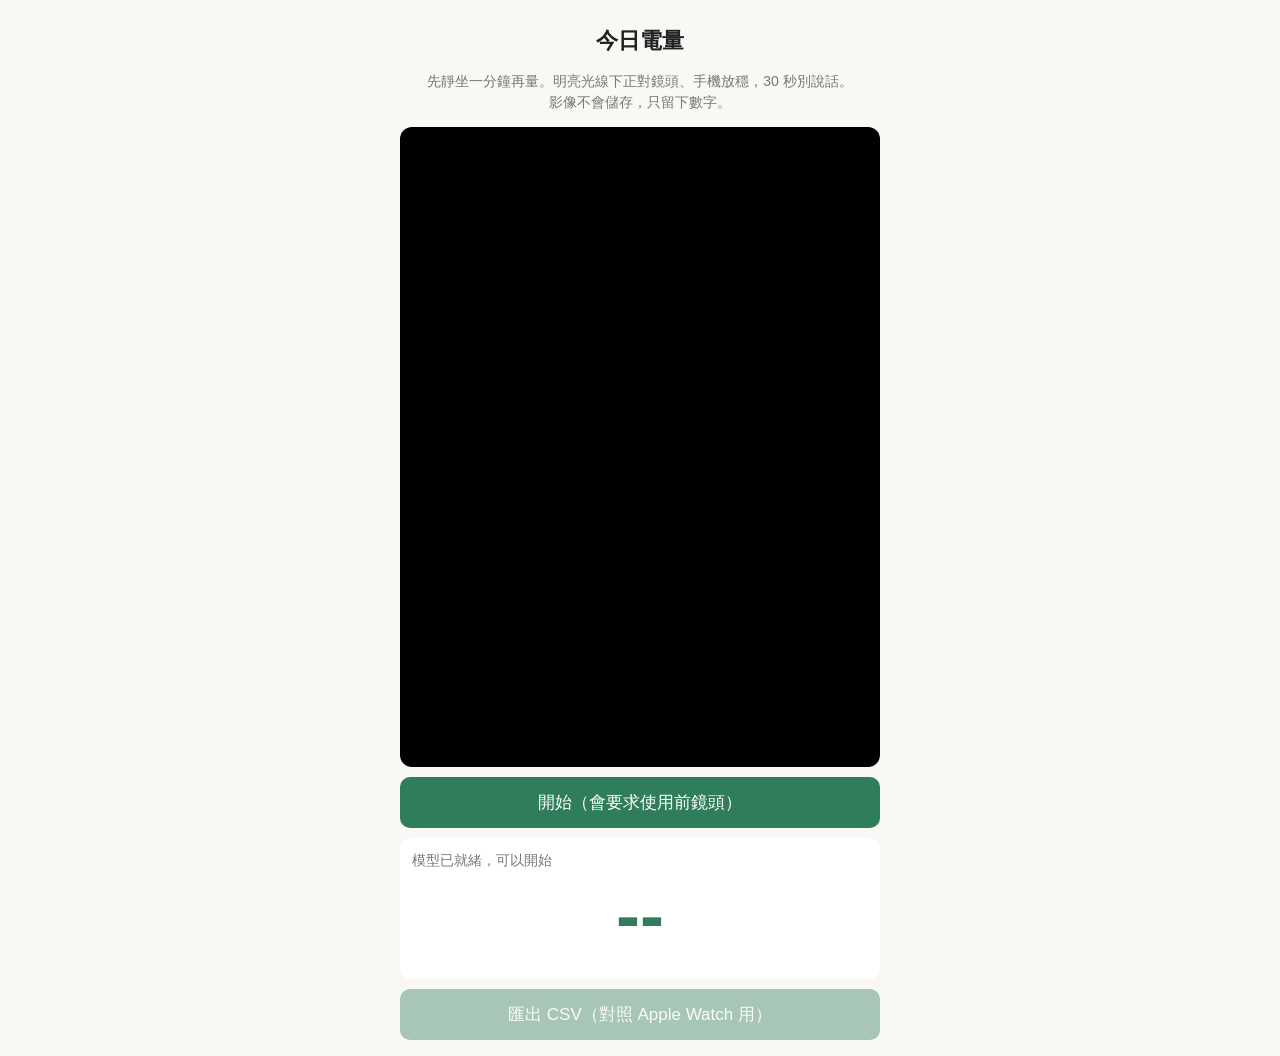
<file: index.html>
<!doctype html>
<html lang="zh-Hant">
<head>
<meta charset="utf-8">
<meta name="viewport" content="width=device-width,initial-scale=1,viewport-fit=cover">
<title>Deerly 今日電量</title>
<style>
  :root{--bg:#faf8f5;--fg:#222;--mut:#777;--ac:#2f7d5b;--card:#fff}
  @media (prefers-color-scheme:dark){:root{--bg:#161616;--fg:#eee;--mut:#999;--ac:#5cc79a;--card:#222}}
  body{margin:0;padding:16px;background:var(--bg);color:var(--fg);font:16px/1.5 -apple-system,"Noto Sans TC",sans-serif;max-width:480px;margin:auto}
  h1{font-size:22px;margin:8px 0;text-align:center}
  .box{position:relative;background:#000;border-radius:12px;overflow:hidden;aspect-ratio:3/4}
  video{width:100%;height:100%;object-fit:cover;transform:scaleX(-1)}
  #ovtxt{position:absolute;left:0;right:0;top:12px;text-align:center;color:#fff;text-shadow:0 1px 6px rgba(0,0,0,.6);pointer-events:none}
  #ovtxt .t{font-size:22px;font-weight:700;display:inline-block;padding:6px 14px;border-radius:14px;background:rgba(0,0,0,.35)}
  #ovtxt .n{font-size:64px;font-weight:700;line-height:1.1;opacity:.85}
  #qc{position:absolute;left:8px;right:8px;bottom:10px;display:flex;gap:6px;justify-content:center;pointer-events:none}
  #qc span{flex:1;max-width:140px;text-align:center;font-size:15px;font-weight:700;padding:7px 4px;border-radius:12px;color:#fff;background:rgba(0,0,0,.45);text-shadow:0 1px 4px rgba(0,0,0,.5)}
  #qc span.ok{background:rgba(31,120,80,.85)}
  #qc span.bad{background:rgba(190,110,20,.92)}
  #ov{position:absolute;inset:0;width:100%;height:100%;transform:scaleX(-1)}
  button{width:100%;padding:14px;margin:10px 0 0;font-size:17px;border:0;border-radius:10px;background:var(--ac);color:#fff}
  button:disabled{opacity:.4}
  [hidden]{display:none!important}
  button.ghost{background:none;color:var(--mut);border:1px solid var(--mut);font-size:14px;padding:8px}
  table{width:100%;border-collapse:collapse;font-size:14px}
  td,th{text-align:left;padding:3px 0}
  label{display:flex;gap:8px;align-items:flex-start;margin-top:8px}
  .card{background:var(--card);border-radius:10px;padding:12px;margin-top:10px}
  .big{font-size:40px;font-weight:700}
  .hrbox{text-align:center;padding:8px 0}
  .hrnum{font-size:72px;font-weight:700;line-height:1;color:var(--ac)}
  .hrunit{font-size:16px;color:var(--mut)}
  .watchrow{display:flex;gap:8px}.watchrow input{flex:1;min-width:0;font-size:16px;padding:8px;border:1px solid #d9d2c5;border-radius:8px}.watchrow button{width:auto;padding:8px 16px}
.cmp{font-size:17px;margin-top:8px}
  /* 14 天放鬆練習：只留「量、慢呼吸、再量」，收起保健品用的電量、手錶對照與匯出 */
  body.relaxpilot #bat,body.relaxpilot #watchTip,body.relaxpilot #csv,body.relaxpilot #relaxPilotBack{display:none!important}
  /* 底部「回主頁」一直都在，量到一半或量完都能直接回去 */
  body.relaxpilot #dock{display:block!important}body.relaxpilot{padding-bottom:110px}
  /* 放鬆練習的三步驟引導：進度條、步驟卡、全畫面呼吸圓圈 */
  body.relaxpilot h1,body.relaxpilot #relax,body.relaxpilot #relaxPilotReturn,body.relaxpilot .hrbox,body.relaxpilot #q,body.relaxpilot #cmp,body.relaxpilot #histTable,body.relaxpilot #weekly{display:none!important}
  .rpsteps{display:grid;grid-template-columns:repeat(3,minmax(0,1fr));gap:8px;margin:4px 0 10px}
  .rpsteps div i{display:block;height:6px;border-radius:3px;background:rgba(127,127,127,.25);margin-bottom:6px}
  .rpsteps div span{font-size:13px;color:var(--mut)}
  .rpsteps div.on i,.rpsteps div.done i{background:var(--ac)}
  .rpsteps div.on span{color:var(--ac);font-weight:700}.rpsteps div.done span{color:var(--ac)}
  #rpTitle{font-size:24px;margin:4px 0 12px}
  .rpcard{text-align:center;padding:22px 16px}
  .rpnext{background:var(--ac);color:#fff;border-radius:16px;padding:20px 16px;margin-top:14px;text-align:left}
  .rpnext b{display:block;font-size:24px;line-height:1.35;margin:4px 0 8px}
  .rpnext button{background:#fff;color:var(--ac);font-weight:800}
  .rpnext .rpauto{text-align:center;font-size:13px;margin-top:8px;opacity:.9}
  #rpCircle{width:200px;height:200px;border-radius:50%;background:var(--ac);color:#fff;margin:30px auto;display:flex;align-items:center;justify-content:center;font-size:40px;font-weight:800;transition:transform 4s ease-in-out}
  #rpCircle.in{transform:scale(1.3)}
  .rpcmp{display:flex;justify-content:space-around;align-items:center;margin:8px 0 14px}
  .rpcmp div{display:flex;flex-direction:column;align-items:center}.rpcmp b{font-size:56px;line-height:1.1}.rpcmp span{font-size:13px;color:var(--mut)}
  .rpdelta{display:inline-block;padding:6px 16px;border-radius:16px;background:rgba(47,125,91,.15);color:var(--ac);font-size:18px;font-weight:700}
  .bat{margin-top:14px;text-align:left}
  .batbar{display:flex;gap:6px;margin:6px 0}
  .batbar i{flex:1;height:14px;border-radius:7px;background:rgba(127,127,127,.25)}
  .batbar i.on{background:var(--ac)}
  .chips{display:flex;gap:8px;margin-top:6px}
  .chips button{margin:0;padding:8px;font-size:15px;background:none;color:var(--fg);border:1px solid var(--mut)}
  .chips button.on{background:var(--ac);color:#fff;border-color:var(--ac)}
  #breath{width:140px;height:140px;border-radius:50%;background:var(--ac);opacity:.7;margin:16px auto;transition:transform 4s ease-in-out;display:flex;align-items:center;justify-content:center;color:#fff;font-size:20px}
  #breath.in{transform:scale(1.35)}
  .mut{color:var(--mut);font-size:14px}
  pre{white-space:pre-wrap;font-size:12px;margin:0}
  body.hasdock{padding-bottom:110px}
  #dock{position:fixed;left:0;right:0;bottom:0;padding:10px 16px calc(10px + env(safe-area-inset-bottom));background:var(--bg);box-shadow:0 -2px 12px rgba(0,0,0,.15);text-align:center;z-index:5}
  #dock .mut{font-size:12px}
  #dock button{margin:6px auto 0;max-width:448px;display:block}
</style>
</head>
<body>
<h1>今日電量</h1>
<p class="mut" id="intro" style="text-align:center">先靜坐一分鐘再量。明亮光線下正對鏡頭、手機放穩，30 秒別說話。<br>影像不會儲存，只留下數字。</p>
<div id="rp" hidden><div class="rpsteps"><div id="rps1"><i></i><span>1 量放鬆前</span></div><div id="rps2"><i></i><span>2 慢呼吸</span></div><div id="rps3"><i></i><span>3 再量一次</span></div></div><h2 id="rpTitle">第 1 步：先量一次</h2></div>
<div class="box"><video id="v" playsinline muted></video><canvas id="ov"></canvas><div id="ovtxt" hidden></div><div id="qc" hidden><span id="qf"></span><span id="ql"></span><span id="qm"></span></div></div>
<button id="go">開始（會要求使用前鏡頭）</button>
<div class="card rpcard" id="rpNext" hidden>
  <div class="mut">放鬆前的心跳</div>
  <div><span class="hrnum" id="rpBefore">--</span> <span class="hrunit">次／分</span></div>
  <div class="mut">第 1 次記下了</div>
  <div class="rpnext"><span>接下來・第 2 步</span><b>跟著圓圈，慢慢呼吸 1 分鐘</b><span>吸氣 4 秒、吐氣 6 秒。手機維持在臉前方，呼吸結束會自動幫你量第二次。</span>
  <button id="rpBreathBtn">開始呼吸</button><div class="rpauto" id="rpAuto"></div></div>
</div>
<div class="card rpcard" id="rpBreath" hidden>
  <div id="rpCircle">吸氣</div>
  <div style="font-size:18px">還剩 <b id="rpLeft" style="font-size:40px;color:var(--ac)">60</b> 秒</div>
  <p>呼吸結束後，<b>會自動開始第二次量測</b>。<br>請把手機維持在臉前方。</p>
</div>
<div class="card rpcard" id="rpResult" hidden>
  <div class="rpcmp"><div><b id="rpB">--</b><span>放鬆前</span></div><span aria-hidden="true" style="font-size:28px">→</span><div><b id="rpA" style="color:var(--ac)">--</b><span>放鬆後</span></div></div>
  <div class="rpdelta" id="rpDelta"></div>
  <p id="rpNote"></p>
  <p class="mut" id="relaxPilotStatus" role="status" aria-live="polite"></p>
  <button id="rpChat">回聊天室看報告</button>
  <button id="rpAgain" class="ghost">再做一次</button>
</div>
<div class="card">
  <div id="st" class="mut">尚未開始</div>
  <div class="hrbox"><span class="hrnum" id="hr">--</span> <span class="hrunit" id="hrunit"></span></div>
  <div class="mut" id="q" style="text-align:center"></div>
  <div class="cmp" id="cmp" style="text-align:center"></div>
  <div class="bat" id="bat" hidden>
    <b>今日電量</b> <span id="batnum"></span>
    <div class="batbar"><i></i><i></i><i></i></div>
    <div class="mut" id="battxt"></div>
    <div class="mut" style="margin-top:8px">昨晚睡得如何？（會微調電量）</div>
    <div class="chips" id="sleepChips"><button data-v="good">不錯</button><button data-v="ok">普通</button><button data-v="bad">不太好</button></div>
  </div>
  <div id="watchTip" style="margin-top:10px" hidden>
    <div class="mut" style="margin-bottom:6px">電量是和你自己的平常比較；心率是這次 30 秒的平均。想知道準不準？可以對照手錶（選填，只用來驗證準確度）：</div>
    <div class="watchrow"><input id="watchIn" type="number" inputmode="numeric" min="30" max="220" placeholder="手錶顯示幾下？"> <button id="watchBtn">對照</button></div>
    <div class="mut" id="watchRes" style="margin-top:6px"></div>
  </div>
</div>
<div class="card" id="relaxPilotReturn" hidden>
  <strong>14 天放鬆練習・選用心率量測</strong>
  <button id="relaxPilotBack" class="ghost">回聊天室，繼續或略過</button>
</div>
<div class="card" id="relax" hidden>
  <b>一分鐘放鬆挑戰</b>
  <p class="mut">跟著圓圈慢慢呼吸一分鐘，然後再量一次，看看你的心率有沒有降下來。</p>
  <div id="breath"></div>
  <div id="relaxRes" class="cmp" style="text-align:center"></div>
  <button id="relaxBtn">開始一分鐘慢呼吸</button>
</div>
<button id="csv" disabled>匯出 CSV（對照 Apple Watch 用）</button>
<div class="card" id="consent" hidden>
  <b>儲存量測紀錄前，請先閱讀並同意</b>
  <p class="mut">（測試版說明，正式上線前會由專業人士審閱後更新）<br>
  我們只會儲存每次量測的「時間、心率、訊號品質」等數字，用來顯示你的每週趨勢。不會儲存你的臉部影像，影像只在你的手機上運算。這些數字不是醫療診斷。你隨時可以在本頁刪除自己的全部資料。</p>
  <label><input type="checkbox" id="agree"> 我已閱讀並同意以上說明</label>
  <button id="consentBtn" disabled>同意並開始儲存</button>
</div>
<div class="card" id="hist" hidden>
  <b>我的紀錄</b>
  <div class="mut" id="weekly"></div>
  <table id="histTable"></table>
  <button id="del" class="ghost">刪除我的所有資料</button>
</div>
<div class="card" id="envcard" hidden><div class="mut">環境資訊（回報問題時請截圖）</div><pre id="env"></pre><pre id="env3"></pre><pre id="env2"></pre></div>
<div id="dock" hidden>
  <div class="mut">心率只是讓你認識自己，組合由問卷回答決定</div>
  <button id="ctaBtn">下一步：2 分鐘問卷，整理你的每日組合 ›</button>
  <button id="chatBtn" class="ghost" hidden>回聊天室</button>
</div>
<script src="https://static.line-scdn.net/liff/edge/2/sdk.js"></script>
<script>if (/[?&]debug=1/.test(location.search)) document.getElementById('envcard').hidden = false;</script>
<script type="module">
// 訊號處理：依公開論文公式自行實作，無第三方程式碼。
const FS = 30; // 重新取樣頻率（Hz）

// 把不等間隔的取樣（t 單位：秒）線性內插成固定 FS
function resample(t, ch, fs = FS) {
  const n = Math.floor((t[t.length - 1] - t[0]) * fs);
  const out = [new Float64Array(n), new Float64Array(n), new Float64Array(n)];
  let j = 0;
  for (let i = 0; i < n; i++) {
    const x = t[0] + i / fs;
    while (j < t.length - 2 && t[j + 1] < x) j++;
    const a = (x - t[j]) / (t[j + 1] - t[j] || 1);
    for (let c = 0; c < 3; c++) out[c][i] = ch[c][j] * (1 - a) + ch[c][j + 1] * a;
  }
  return out;
}

const mean = a => a.reduce((s, v) => s + v, 0) / a.length;
const std = a => { const m = mean(a); return Math.sqrt(a.reduce((s, v) => s + (v - m) ** 2, 0) / a.length); };

// POS：滑動視窗 1.6 秒，重疊相加
function pos(rgb, fs = FS) {
  const n = rgb[0].length, L = Math.round(1.6 * fs);
  const H = new Float64Array(n);
  for (let s = 0; s + L <= n; s++) {
    const seg = rgb.map(c => Array.from(c.subarray(s, s + L)));
    const cn = seg.map(c => { const m = mean(c) || 1; return c.map(v => v / m); });
    const s1 = cn[1].map((g, i) => g - cn[2][i]);
    const s2 = cn[1].map((g, i) => -2 * cn[0][i] + g + cn[2][i]);
    const a = std(s1) / (std(s2) || 1);
    const h = s1.map((v, i) => v + a * s2[i]);
    const m = mean(h);
    for (let i = 0; i < L; i++) H[s + i] += h[i] - m;
  }
  return H;
}

// 去除緩慢趨勢（移動平均相減，約 1 秒）
function detrend(x, fs = FS) {
  const w = Math.round(fs), out = new Float64Array(x.length);
  for (let i = 0; i < x.length; i++) {
    let s = 0, c = 0;
    for (let k = Math.max(0, i - w); k <= Math.min(x.length - 1, i + w); k++) { s += x[k]; c++; }
    out[i] = x[i] - s / c;
  }
  return out;
}

// 漢寧視窗 + 補零 DFT，只掃 0.7–3.5 Hz（42–210 bpm）；回傳心率與訊號品質
function estimateHR(x, fs = FS) {
  const n = x.length, N = 4096;
  const w = x.map((v, i) => v * (0.5 - 0.5 * Math.cos(2 * Math.PI * i / (n - 1))));
  const f0 = 0.7, f1 = 3.5, df = fs / N;
  const k0 = Math.ceil(f0 / df), k1 = Math.floor(f1 / df);
  const P = new Float64Array(k1 + 1);
  for (let k = k0; k <= k1; k++) {
    let re = 0, im = 0; const ph = 2 * Math.PI * k / N;
    for (let i = 0; i < n; i++) { re += w[i] * Math.cos(ph * i); im -= w[i] * Math.sin(ph * i); }
    P[k] = re * re + im * im;
  }
  let kp = k0; for (let k = k0; k <= k1; k++) if (P[k] > P[kp]) kp = k;
  let total = 0, sig = 0;
  for (let k = k0; k <= k1; k++) {
    total += P[k];
    const f = k * df, fp = kp * df;
    if (Math.abs(f - fp) < 0.12 || Math.abs(f - 2 * fp) < 0.12) sig += P[k];
  }
  const snr = sig / ((total - sig) || 1e-12);
  return { bpm: kp * df * 60, snr, quality: sig / (total || 1) };
}

function analyze(t, ch, fs = FS) {
  const r = resample(t, ch, fs);
  return estimateHR(detrend(pos(r, fs), fs), fs);
}

import { relaxFlowFromSearch, notifyRelaxScan } from './pilot/relax-liff.js?v=20261026';
import { FilesetResolver, FaceLandmarker } from './vendor/vision_bundle.mjs';

const $ = id => document.getElementById(id);
const DUR = 30;
// 額頭與雙頰的臉部特徵點編號（MediaPipe 468 點網格）
const REGIONS = [
  [10,67,69,104,108,151,337,299,297,338],
  [50,101,118,117,123,187],
  [280,330,347,346,352,411],
];
$('env').textContent = 'UA: ' + navigator.userAgent + '\nLINE 內建: ' + /Line\//i.test(navigator.userAgent) +
  '\ngetUserMedia: ' + !!(navigator.mediaDevices && navigator.mediaDevices.getUserMedia);


let landmarker, rows = [], lastResult = null, onScanDone = async () => {}, stageText = '', camInfo = '';
const v = $('v'), ov = $('ov'), octx = ov.getContext('2d');
const grab = document.createElement('canvas'); const gctx = grab.getContext('2d', { willReadFrequently: true });

const BASE = './vendor';
const MODEL = './vendor/face_landmarker.task';
const renderDyn = () => { $('env3').textContent = '階段: ' + stageText + (camInfo ? '\n鏡頭: ' + camInfo : ''); };
const stage = s => { if (document.body.classList.contains('relaxpilot') && !/失敗/.test(s)) s = /就緒，可以開始/.test(s) ? '準備好了，可以開始' : /模型|WASM|偵測器/.test(s) ? '準備中…' : s; $('st').textContent = s; stageText = s; renderDyn(); };
const withTimeout = (p, ms, name) => Promise.race([p, new Promise((_, rej) => setTimeout(() => rej(new Error(name + ' 逾時（' + ms / 1000 + ' 秒）')), ms))]);

async function fetchModel() {
  const res = await fetch(MODEL);
  if (!res.ok) throw new Error('模型下載失敗 HTTP ' + res.status);
  const total = +res.headers.get('content-length') || 3758596, reader = res.body.getReader(); const chunks = []; let got = 0;
  for (;;) {
    const { done, value } = await reader.read(); if (done) break;
    chunks.push(value); got += value.length; stage('下載模型 ' + Math.round(got / total * 100) + '%');
  }
  const buf = new Uint8Array(got); let o = 0; for (const c of chunks) { buf.set(c, o); o += c.length; }
  return buf;
}

async function init() {
  stage('1/3 下載臉部偵測模型…');
  const model = await withTimeout(fetchModel(), 60000, '下載模型');
  stage('2/3 載入 WASM 執行環境…');
  const fs = await withTimeout(FilesetResolver.forVisionTasks(BASE + '/wasm'), 30000, '載入 WASM');
  stage('3/3 建立偵測器…');
  const opts = d => ({ baseOptions: { modelAssetBuffer: model, delegate: d }, runningMode: 'VIDEO', numFaces: 1 });
  try { landmarker = await withTimeout(FaceLandmarker.createFromOptions(fs, opts('CPU')), 30000, '建立偵測器'); }
  catch (e) { stage('CPU 失敗（' + e.message + '），改試 GPU…'); landmarker = await withTimeout(FaceLandmarker.createFromOptions(fs, opts('GPU')), 30000, '建立偵測器(GPU)'); }
}

function roiMean(lm, idx) {
  const W = grab.width, H = grab.height;
  let x0 = 1, y0 = 1, x1 = 0, y1 = 0;
  for (const i of idx) { const p = lm[i]; x0 = Math.min(x0, p.x); y0 = Math.min(y0, p.y); x1 = Math.max(x1, p.x); y1 = Math.max(y1, p.y); }
  const x = Math.max(0, Math.floor(x0 * W)), y = Math.max(0, Math.floor(y0 * H));
  const w = Math.min(W - x, Math.ceil((x1 - x0) * W)), h = Math.min(H - y, Math.ceil((y1 - y0) * H));
  if (w < 4 || h < 4) return null;
  const d = gctx.getImageData(x, y, w, h).data; let r = 0, g = 0, b = 0, n = 0;
  for (let i = 0; i < d.length; i += 4) { r += d[i]; g += d[i + 1]; b += d[i + 2]; n++; }
  return { m: [r / n, g / n, b / n], box: [x, y, w, h] };
}

// 量測中的畫面：柔和的臉型輪廓，加上額頭與雙頰隨時間起伏的光暈，讓人知道正在量，但不顯示取樣方式
const FACE_OVAL = [10,338,297,332,284,251,389,356,454,323,361,288,397,365,379,378,400,377,152,148,176,149,150,136,172,58,132,93,234,127,162,21,54,103,67,109];
function drawFaceGuide(lm, parts, now) {
  const W = ov.width, H = ov.height;
  octx.beginPath();
  FACE_OVAL.forEach((i, k) => { const x = lm[i].x * W, y = lm[i].y * H; k ? octx.lineTo(x, y) : octx.moveTo(x, y); });
  octx.closePath();
  octx.strokeStyle = 'rgba(255,255,255,0.55)'; octx.lineWidth = 3; octx.setLineDash([2, 10]); octx.lineCap = 'round'; octx.stroke(); octx.setLineDash([]);
  const pulse = 0.22 + 0.12 * Math.sin(now / 420);
  for (const p of parts) {
    const [x, y, w, h] = p.box, cx = x + w / 2, cy = y + h / 2, r = Math.max(w, h) * 0.9;
    const g = octx.createRadialGradient(cx, cy, 0, cx, cy, r);
    g.addColorStop(0, 'rgba(255,222,170,' + pulse.toFixed(3) + ')'); g.addColorStop(1, 'rgba(255,222,170,0)');
    octx.fillStyle = g; octx.beginPath(); octx.arc(cx, cy, r, 0, Math.PI * 2); octx.fill();
  }
}

// 疊在鏡頭畫面上方的大字提示；title 為空就隱藏
function overlay(title, big) {
  const o = $('ovtxt');
  o.hidden = !title;
  o.replaceChildren();
  if (!title) return;
  const t = document.createElement('div'); t.className = 't'; t.textContent = title; o.append(t);
  if (big != null) { const n = document.createElement('div'); n.className = 'n'; n.textContent = big; o.append(n); }
}
// 鏡頭畫面下方的即時品質提示：臉部、光線、穩定。回傳最需要先處理的一句話（都沒問題回傳空字串）
let prevNose = null, moveEma = 0;
function liveQuality(lm, rgb) {
  const faceW = Math.abs(lm[454].x - lm[234].x), cx = (lm[454].x + lm[234].x) / 2;
  const nose = lm[1];
  if (prevNose) { const d = Math.hypot(nose.x - prevNose.x, nose.y - prevNose.y) / Math.max(faceW, 0.05); moveEma = moveEma * 0.9 + d * 0.1; }
  prevNose = { x: nose.x, y: nose.y };
  const Y = 0.299 * rgb[0] + 0.587 * rgb[1] + 0.114 * rgb[2];
  const face = faceW < 0.28 ? ['靠近一點', 0] : faceW > 0.8 ? ['退後一點', 0] : Math.abs(cx - 0.5) > 0.2 ? ['臉移到中間', 0] : ['臉部 ✓', 1];
  const light = Y < 60 ? ['太暗', 0] : Y > 235 ? ['太亮', 0] : ['光線 ✓', 1];
  const move = moveEma > 0.010 ? ['請別動', 0] : ['穩定 ✓', 1];
  [['qf', face], ['ql', light], ['qm', move]].forEach(([id, [t, ok]]) => { const e = $(id); e.textContent = t; e.className = ok ? 'ok' : 'bad'; });
  return !face[1] ? (faceW < 0.28 ? '請靠近鏡頭一點' : faceW > 0.8 ? '請離鏡頭遠一點' : '請把臉移到畫面中間')
    : !light[1] ? (Y < 60 ? '光線太暗，請面向光源' : '光線太亮，請避開直射光')
    : !move[1] ? '請保持不動，不要說話' : '';
}
const QMIN = 0.35;   // 低於此品質不顯示數字
const BASEQ = 0.55;  // 算「平常心率」只用訊號良好的量測
function show(r, final) {
  if (!final) { $('hr').textContent = '…'; $('hrunit').textContent = ''; $('q').textContent = '量測中，完成後顯示結果（訊號品質 ' + (r.quality > .55 ? '良好' : r.quality > QMIN ? '普通' : '偏弱') + '）'; return; }
  if (r.quality < QMIN) {
    $('hr').textContent = '--'; $('hrunit').textContent = '';
    $('q').textContent = '這次訊號不夠穩，沒有顯示數字。請在更亮、均勻的光線下，手機放穩再量一次。';
    return;
  }
  $('hr').textContent = Math.round(r.bpm); $('hrunit').textContent = '次／分';
  $('q').textContent = '訊號品質：' + (r.quality > .55 ? '良好' : '普通，建議重測');
}

// ===== 跟自己比、今日電量 =====
function baselineOf(scans) {
  const cutoff = Date.now() - 28 * 864e5;
  const ok = (scans || []).filter(s => s.quality >= BASEQ && new Date(s.scanned_at).getTime() >= cutoff);
  return ok.length >= 3 ? median(ok.map(s => s.bpm)) : null;
}
let sleepAdj = 0, curBase = null;
function batteryOf(bpm, base) { return Math.max(5, Math.min(100, Math.round(70 - 4 * (bpm - base) + sleepAdj))); }
function renderCompare(r) {
  $('cmp').textContent = ''; $('bat').hidden = true;
  if (r.quality < QMIN) return;
  $('watchTip').hidden = false; $('watchRes').textContent = ''; $('watchIn').value = '';
  if (curBase === null) { $('cmp').textContent = '再量幾次（累積 3 次訊號良好的量測），就能比較你的平常心率，並解鎖「今日電量」。'; return; }
  const d = Math.round(r.bpm - curBase);
  $('cmp').textContent = d === 0 ? '和你平常差不多（平常約 ' + Math.round(curBase) + '）' : '比你平常' + (d > 0 ? '高' : '低') + ' ' + Math.abs(d) + ' 下（平常約 ' + Math.round(curBase) + '）';
  const b = batteryOf(r.bpm, curBase);
  $('bat').hidden = false;
  const lv = b >= 80 ? 3 : b >= 55 ? 2 : 1;   // 只顯示三格，不顯示分數
  $('batnum').textContent = ['偏低', '正常', '充足'][lv - 1];
  document.querySelectorAll('#bat .batbar i').forEach((x, i) => x.classList.toggle('on', i < lv));
  $('battxt').textContent = (lv === 3 ? '電力充足。' : lv === 2 ? '電力正常。' : '電力偏低，今天可以早點休息。') + '這是和你自己平常比較的參考，不是醫療判斷。';
}
document.querySelectorAll('#sleepChips button').forEach(btn => btn.onclick = () => {
  sleepAdj = { good: 8, ok: 0, bad: -8 }[btn.dataset.v];
  document.querySelectorAll('#sleepChips button').forEach(x => x.classList.toggle('on', x === btn));
  if (lastResult) renderCompare(lastResult);
});

function series(from = 0) {
  const s = rows.slice(from);
  return { t: s.map(r => r.t), ch: [0, 1, 2].map(c => s.map(r => r.rgb[c])) };
}

let relaxMode = false, beforeRes = null;
async function run() {
  document.querySelector('.box').hidden = false; $('intro').hidden = false; $('dock').hidden = true; document.body.classList.remove('hasdock'); window.scrollTo(0, 0);
  $('go').disabled = true; $('csv').disabled = true; rows = []; lastResult = null; $('hr').textContent = '--'; $('hrunit').textContent = ''; $('cmp').textContent = ''; $('bat').hidden = true;
  try {
    stage('等待模型載入完成…'); overlay('準備中…'); await ready; stage('模型就緒，啟動鏡頭…'); overlay('啟動鏡頭…');
    const stream = await navigator.mediaDevices.getUserMedia({ video: { facingMode: 'user', width: { ideal: 640 }, height: { ideal: 480 }, frameRate: { ideal: 30 } }, audio: false });
    v.srcObject = stream; await v.play();
    grab.width = v.videoWidth; grab.height = v.videoHeight; ov.width = v.videoWidth; ov.height = v.videoHeight;
    const trk = stream.getVideoTracks()[0]; const set = trk.getSettings();
    camInfo = set.width + 'x' + set.height + ' @' + (set.frameRate || '?') + 'fps'; renderDyn();
    let t0 = null, lastShown = 0, noFace = 0, lq = ''; prevNose = null; moveEma = 0; $('qc').hidden = false; $('qf').textContent = '找不到臉'; $('qf').className = 'bad'; $('ql').textContent = '光線'; $('ql').className = ''; $('qm').textContent = '穩定'; $('qm').className = '';
    await new Promise(done => {
      const tick = (now) => {
        gctx.drawImage(v, 0, 0, grab.width, grab.height);
        const res = landmarker.detectForVideo(v, now);
        octx.clearRect(0, 0, ov.width, ov.height);
        if (res.faceLandmarks.length) {
          const lm = res.faceLandmarks[0]; const parts = REGIONS.map(r => roiMean(lm, r));
          if (parts.every(Boolean)) {
            if (t0 === null) t0 = now;
            const rgb = [0, 1, 2].map(c => parts.reduce((s, p) => s + p.m[c], 0) / parts.length);
            rows.push({ t: (now - t0) / 1000, rgb });
            lq = liveQuality(lm, rgb);
            drawFaceGuide(lm, parts, now);
          }
          noFace = 0;
        } else { noFace++; if (noFace > 5) { $('qf').textContent = '找不到臉'; $('qf').className = 'bad'; } }
        const el = t0 === null ? 0 : (now - t0) / 1000;
        $('st').textContent = noFace > 15 ? '找不到臉，請對準鏡頭' : '量測中… ' + Math.min(DUR, Math.round(el)) + ' / ' + DUR + ' 秒';
        if (noFace > 15) overlay('找不到臉，請對準鏡頭');
        else if (t0 === null) overlay('請把臉放進畫面');
        else if (lq) overlay(lq, Math.max(0, DUR - Math.floor(el)));
        else overlay('量測中，請保持不動', Math.max(0, DUR - Math.floor(el)));
        if (el > 12 && el - lastShown > 2 && rows.length > 200) { lastShown = el; const s = series(Math.max(0, rows.findIndex(r => r.t > el - 15))); show(analyze(s.t, s.ch), false); }
        if (el >= DUR) return done();
        v.requestVideoFrameCallback ? v.requestVideoFrameCallback(tick) : requestAnimationFrame(tick);
      };
      v.requestVideoFrameCallback ? v.requestVideoFrameCallback(tick) : requestAnimationFrame(tick);
    });
    stream.getTracks().forEach(t => t.stop()); $('qc').hidden = true; octx.clearRect(0, 0, ov.width, ov.height); overlay(rows.length < 300 ? '有效畫面太少，請重測' : '量測完成'); setTimeout(() => overlay(''), 2500);
    if (rows.length < 300) { $('st').textContent = '有效畫面太少（' + rows.length + ' 幀），請重測'; }
    else {
      const s = series(); lastResult = analyze(s.t, s.ch); show(lastResult, true);
      const fps = rows.length / rows[rows.length - 1].t;
      $('st').textContent = '完成（' + rows.length + ' 幀，平均 ' + fps.toFixed(1) + ' fps）';
      $('csv').disabled = false;
      if (relaxMode) relaxDone(lastResult); else { curBase = baselineOf(cloud.scans); renderCompare(lastResult); offerRelax(lastResult); onScanDone(); }
    }
  } catch (e) { $('qc').hidden = true; $('st').textContent = '失敗：' + e.name + ' ' + e.message; overlay('失敗：' + e.name); }
  $('go').disabled = false; $('go').textContent = '重新量測';
}

// ===== 一分鐘放鬆挑戰（放鬆後的量測不儲存、不計入平常心率）=====
function offerRelax(r) {
  if (relaxPilotFlow) return pilotAfterFirst(r);
  $('relax').hidden = r.quality < QMIN;
  const ok = r.quality >= QMIN && cloud.on;
  $('dock').hidden = !ok; document.body.classList.toggle('hasdock', ok);
  // 量完把鏡頭畫面和說明收起來，結果直接頂到最上面
  if (r.quality >= QMIN) { document.querySelector('.box').hidden = true; $('intro').hidden = true; window.scrollTo(0, 0); }
  $('relaxRes').textContent = ''; $('relaxBtn').hidden = false; $('relaxBtn').disabled = false; $('breath').textContent = '';
  beforeRes = r;
}
$('relaxBtn').onclick = async () => {
  $('relaxBtn').disabled = true; $('go').disabled = true;
  const b = $('breath'); let left = 60, phase = 0;
  const tick = () => { b.classList.toggle('in', phase % 10 < 4); b.textContent = phase % 10 < 4 ? '吸' : '吐'; phase++; };
  tick(); const iv = setInterval(tick, 1000);
  $('relaxRes').textContent = '慢慢吸氣 4 秒、吐氣 6 秒，剩 ' + left + ' 秒';
  await new Promise(done => { const c = setInterval(() => { left--; $('relaxRes').textContent = '慢慢吸氣 4 秒、吐氣 6 秒，剩 ' + left + ' 秒'; if (left <= 0) { clearInterval(c); done(); } }, 1000); });
  clearInterval(iv); b.classList.remove('in'); b.textContent = '';
  $('relaxRes').textContent = '接著請正常呼吸，再量一次…';
  relaxMode = true; await run(); relaxMode = false;
};
function relaxDone(r) {
  if (relaxPilotFlow) return pilotAfterSecond(r);
  document.querySelector('.box').hidden = true; $('intro').hidden = true;
  if (cloud.on) { $('dock').hidden = false; document.body.classList.add('hasdock'); }
  $('hr').textContent = Math.round(beforeRes.bpm); $('hrunit').textContent = '次／分'; $('q').textContent = '上方是放鬆前的結果';
  $('relaxBtn').hidden = true;
  if (r.quality < QMIN) { $('relaxRes').textContent = '放鬆後這次訊號不夠穩，沒辦法比較。可以再試一次。'; $('relaxBtn').hidden = false; $('relaxBtn').disabled = false; return; }
  const d = Math.round(beforeRes.bpm - r.bpm);
  $('relaxRes').textContent = '放鬆前 ' + Math.round(beforeRes.bpm) + ' → 放鬆後 ' + Math.round(r.bpm) + '（' + (d > 0 ? '慢了 ' + d + ' 下' : d < 0 ? '快了 ' + (-d) + ' 下' : '差不多') + '）。單次差異也可能來自量測誤差。';
}

// 一開頁就先載入模型，使用者讀說明的時間就不浪費
const ready = init().catch(e => { stage('模型載入失敗：' + e.message + '（請重新整理）'); throw e; });
ready.then(() => { stage('模型已就緒，可以開始'); }).catch(() => {});
$('go').onclick = run;
$('csv').onclick = () => {
  const head = '# bpm=' + (lastResult ? lastResult.bpm.toFixed(1) : '') + ',quality=' + (lastResult ? lastResult.quality.toFixed(2) : '') + ',ua=' + JSON.stringify(navigator.userAgent) + '\nt_sec,R,G,B\n';
  const body = rows.map(r => r.t.toFixed(4) + ',' + r.rgb.map(x => x.toFixed(3)).join(',')).join('\n');
  const a = document.createElement('a');
  a.href = URL.createObjectURL(new Blob([head + body], { type: 'text/csv' }));
  a.download = 'scan_' + new Date().toISOString().replace(/[:.]/g, '-') + '.csv'; a.click();
};

// ===== LINE 登入與雲端儲存（只送「時間、心率、品質」等數字，不送影像）=====
const relaxPilotFlow = relaxFlowFromSearch(location.search);
let relaxSaved = null, relaxNotified = false;
// ===== 14 天放鬆練習：量 → 慢呼吸 1 分鐘 → 再量，一步一步帶著做 =====
let pilotFirst = null, pilotPending = false, pilotTimer = null, pilotBreathing = false, pilotGotSecond = false;
const pause = ms => new Promise(r => setTimeout(r, ms));
function pilotStep(n, title) {
  [1, 2, 3].forEach(i => { $('rps' + i).className = i < n ? 'done' : i === n ? 'on' : ''; });
  $('rpTitle').textContent = title;
}
function pilotAfterFirst(r) {
  if (r.quality < QMIN) { $('go').textContent = '再量一次'; return; } // show() already explains what to fix
  pilotFirst = r; $('go').hidden = true;
  document.querySelector('.box').hidden = true; $('intro').hidden = true; window.scrollTo(0, 0);
  $('rpBefore').textContent = Math.round(r.bpm); $('rpNext').hidden = false; pilotStep(2, '第 1 步完成');
  if (cloud.on && !cloud.consented) {
    pilotPending = true; $('rpBreathBtn').disabled = true;
    $('rpAuto').textContent = '請先在下方同意保存數字，才能把對比結果帶回聊天室。';
    return;
  }
  pilotCountdown();
}
function pilotCountdown() {
  pilotPending = false; $('rpBreathBtn').disabled = false;
  let n = 5; $('rpAuto').textContent = n + ' 秒後自動開始';
  clearInterval(pilotTimer);
  pilotTimer = setInterval(() => { n--; if (n <= 0) { clearInterval(pilotTimer); pilotBreath(); } else $('rpAuto').textContent = n + ' 秒後自動開始'; }, 1000);
}
async function pilotBreath() {
  if (pilotBreathing) return; pilotBreathing = true;
  $('rpNext').hidden = true; $('rpBreath').hidden = false; pilotStep(2, '第 2 步：慢慢呼吸'); window.scrollTo(0, 0);
  const c = $('rpCircle'); let left = 60, phase = 0;
  const tick = () => { const inhale = phase % 10 < 4; c.classList.toggle('in', inhale); c.textContent = inhale ? '吸氣' : '吐氣'; phase++; };
  tick(); const iv = setInterval(tick, 1000); $('rpLeft').textContent = left;
  while (left > 0) { await pause(1000); left--; $('rpLeft').textContent = left; }
  clearInterval(iv); pilotBreathing = false; $('rpBreath').hidden = true;
  await pilotSecond();
}
async function pilotSecond() {
  pilotStep(3, '第 3 步：再量一次'); $('rpResult').hidden = true; pilotGotSecond = false;
  document.querySelector('.box').hidden = false; window.scrollTo(0, 0);
  for (let n = 3; n > 0; n--) { overlay('準備第二次量測，臉對準畫面', n); await pause(1000); }
  overlay(''); relaxMode = true; await run(); relaxMode = false;
  if (!pilotGotSecond) pilotAfterSecond(null); // too few frames or camera error
}
function pilotAfterSecond(r) {
  pilotGotSecond = true;
  document.querySelector('.box').hidden = true; $('intro').hidden = true; $('rpResult').hidden = false; window.scrollTo(0, 0);
  $('rpB').textContent = Math.round(pilotFirst.bpm);
  if (!r || r.quality < QMIN) {
    pilotStep(3, '第二次沒量清楚');
    $('rpA').textContent = '--'; $('rpDelta').textContent = '還差一步';
    $('rpNote').textContent = '第二次訊號不夠穩，沒辦法比較。可以再量一次，或帶著第一次的結果回聊天室。';
    $('rpAgain').textContent = '再量第二次'; $('rpAgain').onclick = pilotSecond; $('rpChat').textContent = '先回聊天室';
    return;
  }
  [1, 2, 3].forEach(i => { $('rps' + i).className = 'done'; }); $('rpTitle').textContent = '完成！這一分鐘的你';
  const b = Math.round(pilotFirst.bpm), a = Math.round(r.bpm), d = b - a;
  $('rpA').textContent = a;
  $('rpDelta').textContent = d >= 3 ? '慢了 ' + d + ' 下' : d <= -3 ? '快了 ' + (-d) + ' 下' : '差不多';
  $('rpNote').textContent = d >= 3 ? '慢慢呼吸時，心跳跟著放緩是很常見的反應。' : d <= -3 ? '可能剛好說話或換了姿勢，下次先靜坐一下再量。' : '變化不大很常見，多練幾天，身體會慢慢熟悉這個節奏。';
  $('rpAgain').textContent = '再做一次'; $('rpAgain').onclick = () => location.reload(); $('rpChat').textContent = '回聊天室看報告';
  onScanDone(); // keeps the after-breathing reading and tells the chat
}
async function relaxPilotNotify(quality) {
  if (relaxNotified) return;
  relaxNotified = true;
  $('relaxPilotStatus').textContent = await notifyRelaxScan({flow:relaxPilotFlow,saved:true,quality,liffClient:liff});
}
if (relaxPilotFlow) {
  document.body.classList.add('relaxpilot'); document.title = '放鬆前後，看看心跳';
  document.querySelector('h1').textContent = '放鬆前後，看看心跳';
  $('intro').innerHTML = '約 2 分鐘：先量一次、跟著圓圈呼吸 1 分鐘、再量一次。<br>明亮光線下正對鏡頭、手機放穩，量的時候別說話。影像不會儲存。';
  $('go').textContent = '開始第 1 步：先量一次（30 秒）';
  $('rp').hidden = false; pilotStep(1, '第 1 步：先量一次');
  document.querySelector('#relax b').textContent = '第 2 步：一分鐘慢呼吸';
  document.querySelector('#relax p').textContent = '跟著圓圈吸氣 4 秒、吐氣 6 秒。結束後會自動再量一次，比較放鬆前後的心跳。';
  document.querySelector('#relaxPilotReturn strong').textContent = '量完會把結果帶回聊天室';
  $('relaxPilotStatus').textContent = '不想量或量不到也沒關係，可以直接回聊天室看計畫。';
  $('relaxPilotBack').textContent = '回聊天室';
  document.querySelector('#dock .mut').textContent = '量好的結果會自動帶回聊天室';
  $('ctaBtn').textContent = '回到 Deerly 主頁';
  $('chatBtn').hidden = true;
  $('rpBreathBtn').onclick = () => { clearInterval(pilotTimer); pilotBreath(); };
  $('rpAgain').onclick = () => location.reload();
  $('ctaBtn').onclick = $('rpChat').onclick = $('relaxPilotBack').onclick = async () => {
    // Leaving after only the first reading still brings that reading back to the chat.
    if (relaxSaved !== null) await relaxPilotNotify(relaxSaved);
    try {
      if (window.liff?.isInClient()) liff.closeWindow();
      else $('relaxPilotStatus').textContent = '請切回 LINE 聊天室，輸入「我量好了」看結果。';
    } catch { $('relaxPilotStatus').textContent = '請關閉這個量測視窗，回聊天室繼續。'; }
  };
}
const LIFF_ID = '2012160129-CwL40nTW';
const API = 'https://gokvjcwjkhhnmckbbyxl.supabase.co/functions/v1/scan';
const ALGO = 'pos-1';
let cloud = { on: false, consented: false };
const liffOut = s => { $('env2').textContent = 'LIFF: ' + s; };

async function api(action, extra = {}) {
  const idToken = liff.getIDToken();
  if (!idToken) return { status: 0, body: { error: 'no_token' } };
  const res = await fetch(API, { method: 'POST', headers: { 'content-type': 'application/json' }, body: JSON.stringify({ action, idToken, ...extra }) });
  let body = {}; try { body = await res.json(); } catch {}
  return { status: res.status, body };
}

$('watchBtn').onclick = async () => {
  const w = Math.round(Number($('watchIn').value));
  if (!lastResult || !(w >= 30 && w <= 220)) { $('watchRes').textContent = '請輸入 30–220 之間的數字'; return; }
  const d = Math.round(lastResult.bpm) - w, ad = Math.abs(d);
  $('watchRes').textContent = '手錶 ' + w + '，我們 ' + Math.round(lastResult.bpm) + '，' + (ad === 0 ? '一樣' : '差 ' + ad + ' 下') + '。手錶是瞬間值、我們是 30 秒平均，小差距很正常。';
  if (cloud.on && cloud.consented && !relaxMode) {
    const r = await api('watch', { watchBpm: w });
    $('watchRes').textContent += r.status === 200 ? '已匿名記錄，幫我們驗證準確度，謝謝。' : '（這次沒能記錄）';
  }
};
const median = a => { const s = [...a].sort((x, y) => x - y), m = s.length >> 1; return s.length ? (s.length % 2 ? s[m] : (s[m - 1] + s[m]) / 2) : null; };

function renderHist(scans) {
  const ok = scans.filter(s => s.quality >= 0.35), now = Date.now(), wk = 7 * 864e5;
  const w = [3, 2, 1, 0].map(i => median(ok.filter(s => { const d = now - new Date(s.scanned_at).getTime(); return d >= i * wk && d < (i + 1) * wk; }).map(s => s.bpm)));
  $('weekly').textContent = '每週心率中位數（近 4 週，舊到新，只計品質達標的量測）：' + w.map(v => v === null ? '—' : Math.round(v)).join(' → ');
  $('histTable').innerHTML = '<tr><th>時間</th><th>心率</th><th>品質</th></tr>' + scans.slice(0, 10).map(s =>
    '<tr><td>' + new Date(s.scanned_at).toLocaleString('zh-TW', { hour12: false, month: 'numeric', day: 'numeric', hour: '2-digit', minute: '2-digit' }) +
    '</td><td>' + Math.round(s.bpm) + ' bpm</td><td>' + s.quality.toFixed(2) + '</td></tr>').join('');
}

async function refresh() {
  const r = await api('list');
  if (r.status === 401) { liffOut('登入已過期，請關閉後重新開啟'); return; }
  if (r.status !== 200) { liffOut('讀取紀錄失敗（' + r.status + '）'); return; }
  cloud.consented = r.body.consented;
  $('consent').hidden = cloud.consented;
  $('hist').hidden = !cloud.consented;
  if (cloud.consented) { renderHist(r.body.scans); cloud.scans = r.body.scans; }
}

onScanDone = async () => {
  if (!cloud.on) return;
  const afterBreathing = relaxMode; // run() resets relaxMode before the save below finishes
  if (relaxPilotFlow) $('relaxPilotStatus').textContent = '正在確認量測保存結果…';
  if (!cloud.consented) {
    $('consent').hidden = false;
    if (relaxPilotFlow) $('relaxPilotStatus').textContent = '尚未同意量測保存。可以另外同意後重新量測，或回聊天室略過。';
    return;
  }
  const dev = /iPhone|iPad/.test(navigator.userAgent) ? 'ios' : /Android/.test(navigator.userAgent) ? 'android' : 'other';
  let r;
  try { r = await api('save', { bpm: lastResult.bpm, quality: lastResult.quality, validFrames: rows.length, algoVersion: ALGO, device: dev }); } catch {
    $('st').textContent += '；連線失敗，未確認保存';
    if (relaxPilotFlow) $('relaxPilotStatus').textContent = '連線失敗，請回聊天室重試或略過。';
    return;
  }
  const msg = r.status === 200 ? '已儲存' : r.status === 429 ? '量測太頻繁，未儲存' : r.status === 401 ? '登入已過期，未儲存，請關閉後重開' : '儲存失敗（' + r.status + '）';
  $('st').textContent += '；' + msg;
  if (r.status === 200) refresh();
  if (relaxPilotFlow) {
    if (r.status !== 200 || lastResult.quality < QMIN) {
      $('relaxPilotStatus').textContent = await notifyRelaxScan({flow:relaxPilotFlow,saved:false,quality:lastResult.quality,liffClient:liff});
    } else if (!afterBreathing) {
      relaxSaved = lastResult.quality;
    } else await relaxPilotNotify(lastResult.quality);
    return;
  }
  // 在聊天室裡開啟時，替使用者在聊天室留一句「我量好了」，官方帳號會回覆結果。需要 LIFF 開啟 chat_message.write 權限，沒有就略過
  if (r.status === 200 && lastResult.quality >= QMIN && liff.isInClient()) {
    try { await liff.sendMessages([{ type: 'text', text: '我量好了' }]); } catch (e) { /* 沒有權限或不在聊天室 */ }
  }
};
$('chatBtn').onclick = () => { try { liff.closeWindow(); } catch { /* 非 LINE 內 */ } };

if (!relaxPilotFlow) $('ctaBtn').onclick = () => { location.href = './quiz/'; };
$('agree').onchange = () => { $('consentBtn').disabled = !$('agree').checked; };
$('consentBtn').onclick = async () => {
  $('consentBtn').disabled = true;
  const r = await api('consent');
  if (r.status === 200) {
    await refresh(); $('st').textContent = '已同意，之後的量測會自動儲存';
    if (relaxPilotFlow && pilotPending && lastResult) { await onScanDone(); pilotCountdown(); }
  } else { $('st').textContent = '同意失敗（' + r.status + '）'; $('consentBtn').disabled = false; }
};
$('del').onclick = async () => {
  if (!confirm('確定刪除你在這裡的所有量測紀錄與同意紀錄？此動作無法復原。')) return;
  const r = await api('delete');
  if (r.status === 200) { cloud.consented = false; cloud.scans = []; $('hist').hidden = true; $('st').textContent = '已刪除你的所有資料'; } else { $('st').textContent = '刪除失敗（' + r.status + '）'; }
};

(async () => {
  try {
    if (!window.liff) throw new Error('LIFF SDK 未載入');
    await liff.init({ liffId: LIFF_ID });
    if (!liff.isLoggedIn()) { liffOut('未登入（非 LINE 內開啟時，量測結果只顯示、不儲存）'); return; }
    cloud.on = true;
    // 在聊天室裡開啟時，量完直接回聊天室繼續（官方帳號會接著引導問卷），不再跳網頁問卷
    if (liff.isInClient() && !relaxPilotFlow) {
      $('ctaBtn').textContent = '回聊天室，繼續下一步 ›';
      $('ctaBtn').onclick = () => { try { liff.closeWindow(); } catch { /* 非 LINE 內 */ } };
      $('chatBtn').remove();
      document.querySelector('#dock .mut').textContent = '結果已傳到聊天室，回去就能繼續';
    }
    liffOut('已登入 LINE，量測結果可儲存');
    await refresh();
  } catch (e) { liffOut('失敗 ' + e.message); }
})();
</script>
</body>
</html>
</file>
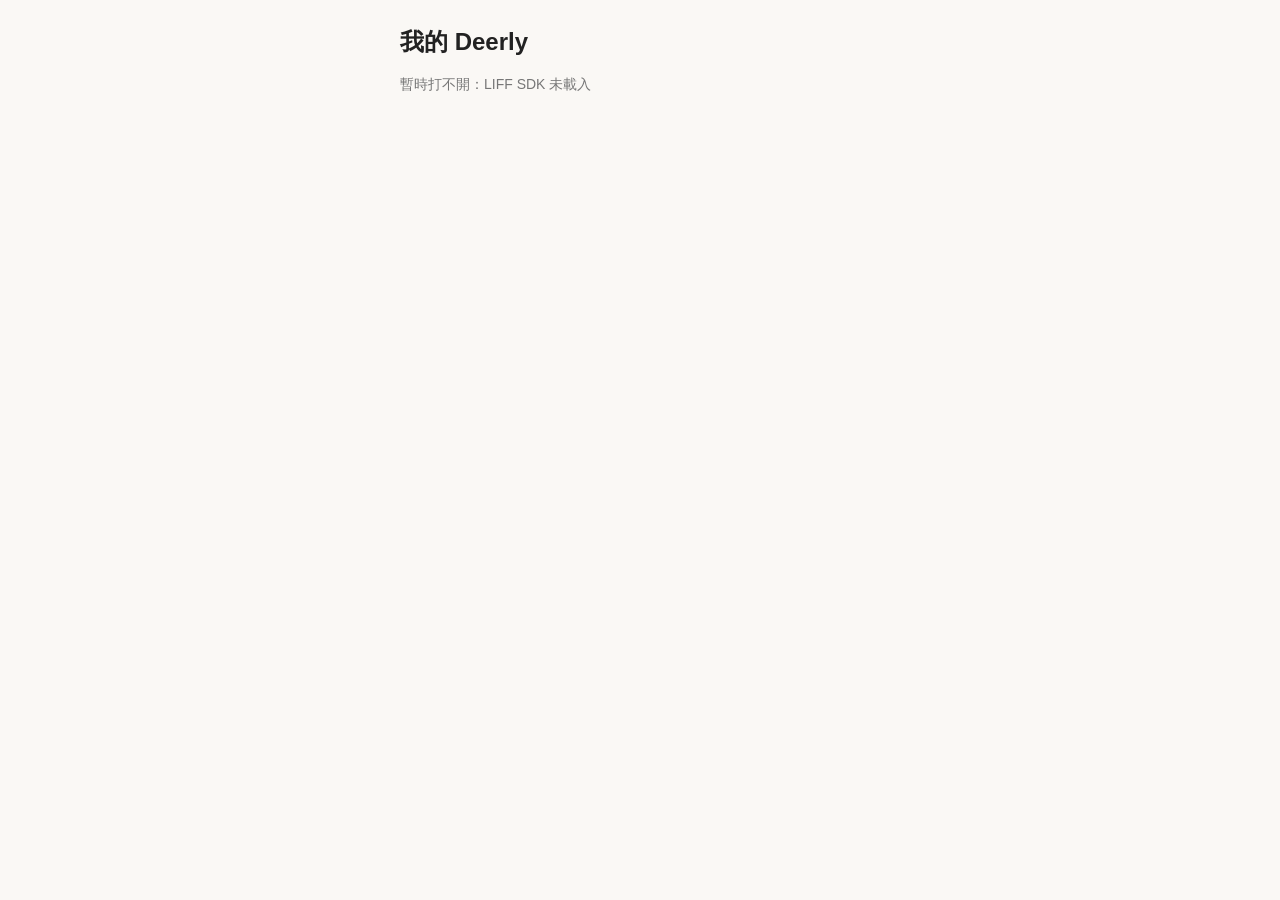
<file: me/index.html>
<!doctype html>
<html lang="zh-Hant">
<head>
<meta charset="utf-8">
<meta name="viewport" content="width=device-width,initial-scale=1,viewport-fit=cover">
<meta name="robots" content="noindex">
<title>我的 Deerly</title>
<link rel="stylesheet" href="../engine/style.css?v=202610240651">
<style>
  body{font-size:18px}
  h1{font-size:24px;margin:8px 0 12px}
  .tabs{display:flex;gap:8px;margin-bottom:12px}
  .tabs button{flex:1;padding:12px 0;font-size:18px;border:1.5px solid var(--ac);border-radius:12px;background:none;color:var(--ac)}
  .tabs button.on{background:var(--ac);color:#fff}
  .card h2{font-size:20px;margin:0 0 8px}
  .card h3{font-size:18px;margin:14px 0 2px;color:var(--ac)}
  .card p{margin:4px 0}
  .date{color:var(--mut);font-size:15px;margin-bottom:6px}
  details.card>summary{font-size:18px;padding:2px 0;cursor:pointer}
  .it{padding:10px 0;border-bottom:1px solid var(--line)}
  .it:last-child{border-bottom:0}
  .it b{font-size:19px}
  .rec{display:flex;align-items:center;gap:10px;padding:8px 0;border-bottom:1px solid var(--line);font-size:17px}
  .rec:last-child{border-bottom:0}
  .rec .d{width:84px;color:var(--mut);font-size:15px}
  .rec .bar2{flex:1;height:8px;background:var(--line);border-radius:4px;overflow:hidden}
  .rec .bar2 i{display:block;height:100%;background:var(--ac)}
  .rec .n{width:64px;text-align:right}
  .big{font-size:22px;font-weight:600}
  a.btn{display:block;text-align:center;text-decoration:none;padding:14px;margin-top:12px;font-size:18px;border-radius:12px;background:var(--ac);color:#fff}
</style>
</head>
<body>
<h1>我的 Deerly</h1>
<p id="status" class="mut">載入中…</p>
<div id="main" hidden>
  <div class="tabs"><button data-t="report">報告</button><button data-t="pack">組合</button><button data-t="rec">紀錄</button></div>
  <div id="view"></div>
</div>

<script src="https://static.line-scdn.net/liff/edge/2/sdk.js"></script>
<script type="module">
// 版本檢查：LINE 會快取舊網頁，發現有新版就帶版本號重新載入一次
const V = '202610240651';
{
  const u = new URL(location.href);
  try {
    const { v } = await fetch(`../engine/version.json`, { cache: 'no-store' }).then(r => r.json());
    if (v !== V && u.searchParams.get('_v') !== v) { u.searchParams.set('_v', v); location.replace(u); await new Promise(() => {}); }
  } catch { /* 讀不到版本檔就用目前的版本 */ }
}
const { login, call } = await import(`../engine/api.js?v=${V}`);

const $ = id => document.getElementById(id);
const el = (tag, cls, text) => { const e = document.createElement(tag); if (cls) e.className = cls; if (text != null) e.textContent = text; return e; };
const QMIN = 0.35;
const BASEQ = 0.55;
const fmtDate = s => { const d = new Date(s); return `${d.getMonth() + 1}/${d.getDate()}`; };
const fmtTime = s => { const d = new Date(s); return `${d.getMonth() + 1}/${d.getDate()} ${String(d.getHours()).padStart(2, '0')}:${String(d.getMinutes()).padStart(2, '0')}`; };
const median = a => { const s = [...a].sort((x, y) => x - y), m = s.length >> 1; return s.length % 2 ? s[m] : (s[m - 1] + s[m]) / 2; };

let me = null;

function reportCard(p) {
  const r = p.report, c = el('div');
  if (!r) { c.append(el('p', 'mut', '這一份沒有保存當時的回答，無法重現報告。')); return c; }
  if (r.focus.length) {
    c.append(el('h3', '', '你的重點'));
    r.focus.forEach((f, i) => { c.append(el('p', 'big', `${i + 1}　${f.label}`), el('p', 'mut', f.because.join('；') || '依你的回答')); });
  }
  c.append(el('h3', '', '我們幫你整理了什麼'));
  if (r.taking.length) c.append(el('p', '', `你現在固定吃：${r.taking.join('、')}`));
  c.append(el('p', '', `整理成一包，每天 ${r.tier} 項。`));
  r.avoided.forEach(a => c.append(el('p', '', `✓ ${a}`)));
  c.append(el('p', 'mut', r.safety));
  c.append(el('h3', '', '先試一件小事'), el('p', '', r.tip || '先維持目前的作息。'));
  return c;
}

function viewReport(v) {
  if (!me.packs.length) return empty(v);
  me.packs.forEach((p, i) => {
    const box = i === 0 ? el('div', 'card') : el('details', 'card');
    const title = `${fmtDate(p.createdAt)} 的專屬報告`;
    if (i === 0) box.append(el('div', 'date', '最新'), el('h2', '', title)); else box.append(el('summary', '', title));
    box.append(reportCard(p));
    v.append(box);
  });
}

function viewPack(v) {
  const p = me.packs.find(x => x.status === 'approved');
  const latest = me.packs[0];
  if (!latest) return empty(v);
  if (!p) {
    const c = el('div', 'card');
    c.append(el('h2', '', '組合整理中'), el('p', '', latest.status === 'returned' ? '這份組合需要再調整，我們會在聊天室聯絡你。' : '我們正在逐項確認你的組合，確認後會在聊天室通知你。'));
    v.append(c); return;
  }
  const c = el('div', 'card');
  c.append(el('div', 'date', `${fmtDate(p.createdAt)} 確認`), el('h2', '', `每天 ${p.items.length} 項`));
  p.items.forEach(it => {
    const d = el('div', 'it');
    d.append(el('b', '', it.name + (it.dailyCapsules ? `　${it.dailyCapsules} 顆` : '')));
    if (it.reason) d.append(el('p', 'mut', it.reason));
    c.append(d);
  });
  v.append(c);
  const ch = p.change;
  if (ch && (ch.added.length || ch.removed.length)) {
    const k = el('div', 'card');
    k.append(el('h2', '', '和上次相比'));
    if (ch.added.length) k.append(el('p', '', `加入：${ch.added.join('、')}`));
    if (ch.removed.length) k.append(el('p', '', `拿掉：${ch.removed.join('、')}`));
    v.append(k);
  }
  v.append(el('p', 'mut', '每個月我們會依你的回答調整一次，並寫下調整的原因。'));
}

function viewRec(v) {
  const ok = me.scans.filter(s => s.quality >= QMIN);
  const c = el('div', 'card');
  const base = me.scans.filter(s => s.quality >= BASEQ).filter(s => Date.now() - new Date(s.scanned_at).getTime() <= 28 * 864e5);
  if (base.length >= 3) {
    c.append(el('div', 'date', '你的平常心率（近 28 天）'), el('div', 'big', `約 ${Math.round(median(base.map(s => s.bpm)))} 次／分`));
  } else {
    c.append(el('h2', '', '累積中'), el('p', '', `再量幾次（${Math.min(base.length, 3)}／3），就能算出你的平常心率。`));
  }
  v.append(c);
  const list = ok.slice(0, 14);
  if (list.length) {
    const lo = Math.min(...list.map(s => s.bpm)) - 5, hi = Math.max(...list.map(s => s.bpm)) + 5;
    const k = el('div', 'card');
    k.append(el('h2', '', '最近的量測'));
    list.forEach(s => {
      const r = el('div', 'rec');
      const bar = el('div', 'bar2'), i = el('i'); i.style.width = Math.round(100 * (s.bpm - lo) / (hi - lo)) + '%'; bar.append(i);
      r.append(el('span', 'd', fmtTime(s.scanned_at)), bar, el('span', 'n', String(Math.round(s.bpm))));
      k.append(r);
      if (s.watch_bpm) k.append(el('div', 'mut', `　手錶 ${s.watch_bpm}`));
    });
    k.append(el('p', 'mut', '數字是每次 30 秒的平均心率，只和你自己比較，不是醫療判斷。'));
    v.append(k);
  }
  const a = el('a', 'btn', '量今日電量'); a.href = 'https://liff.line.me/2012160129-CwL40nTW';
  v.append(a);
}

function empty(v) {
  const c = el('div', 'card');
  c.append(el('h2', '', '還沒有資料'), el('p', '', '回到聊天室，點選單中間的「每日問卷」，約 3 分鐘就會有你的第一份專屬報告。'));
  v.append(c);
}

function show(t) {
  document.querySelectorAll('.tabs button').forEach(b => b.classList.toggle('on', b.dataset.t === t));
  const v = $('view'); v.textContent = '';
  ({ report: viewReport, pack: viewPack, rec: viewRec })[t](v);
  try { history.replaceState(null, '', '#' + t); } catch { /* 略過 */ }
}

try {
  if (await login()) {
    const r = await call('me');
    if (r.status !== 200) throw new Error('讀取失敗（' + r.status + '）');
    me = r.body;
    $('status').hidden = true; $('main').hidden = false;
    document.querySelectorAll('.tabs button').forEach(b => b.onclick = () => show(b.dataset.t));
    const want = location.hash.slice(1);
    show(['report', 'pack', 'rec'].includes(want) ? want : me.packs[0]?.status === 'approved' ? 'pack' : 'report');
  }
} catch (e) {
  $('status').textContent = '暫時打不開：' + e.message;
}
</script>
</body>
</html>
</file>
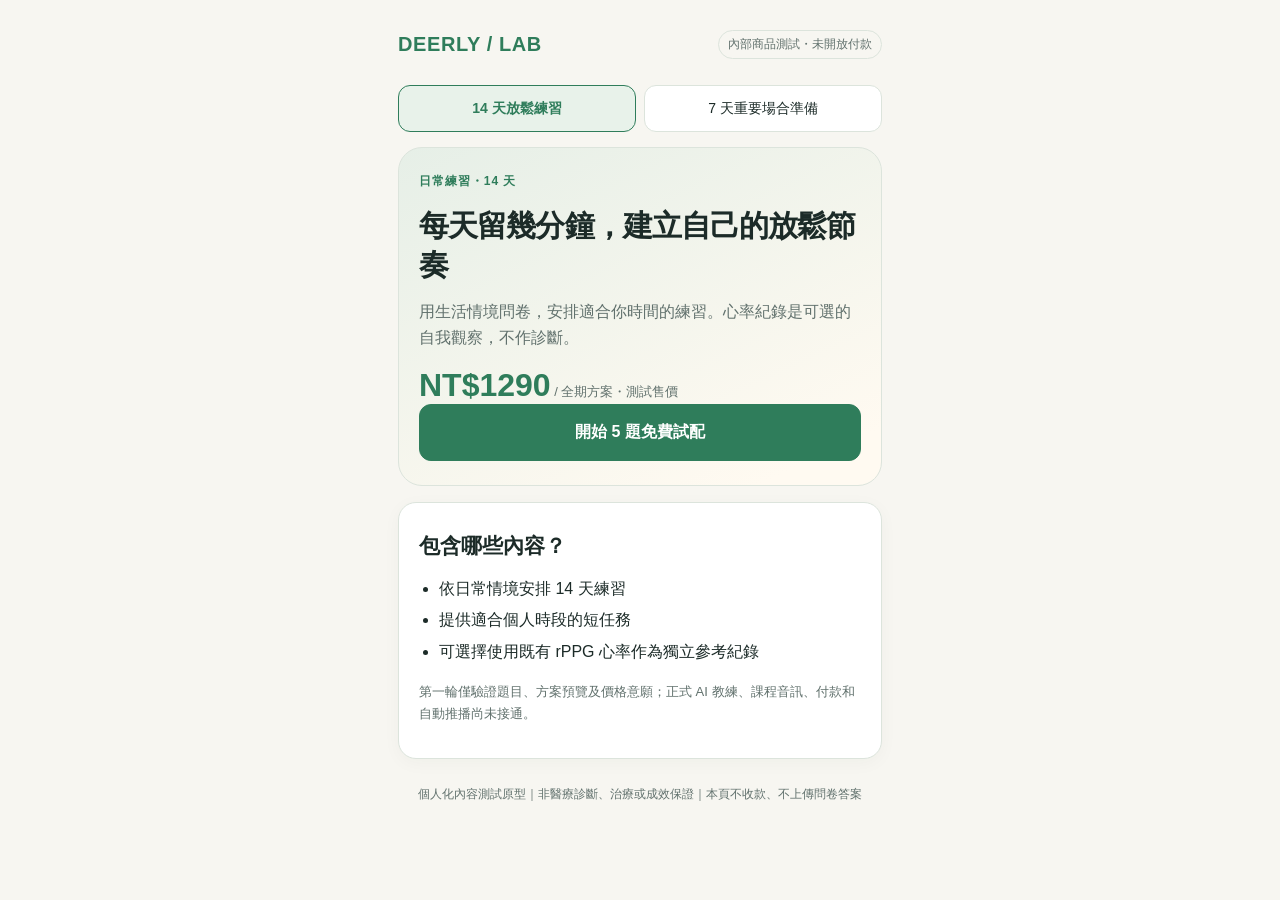
<file: pilot/index.html>
<!doctype html>
<html lang="zh-Hant">
<head>
<meta charset="utf-8">
<meta name="viewport" content="width=device-width,initial-scale=1,viewport-fit=cover">
<meta name="robots" content="noindex,nofollow">
<title>Deerly 新服務測試｜個人化數位計畫</title>
<style>
:root{--bg:#f7f6f1;--ink:#1c2b28;--muted:#61716d;--line:#dce4dc;--green:#2f7d5b;--light:#e8f2ea;--white:#fff;--gold:#f2e9d4}
*{box-sizing:border-box}body{background:var(--bg);color:var(--ink);font:16px/1.65 -apple-system,BlinkMacSystemFont,"Noto Sans TC",sans-serif;margin:0}
main{max-width:520px;padding:20px 18px 60px;margin:0 auto}button{font:inherit;cursor:pointer}header{display:flex;justify-content:space-between;align-items:center;gap:12px;margin:8px 0 24px}.brand{font-weight:800;letter-spacing:.03em;color:var(--green);font-size:20px}.testtag{color:var(--muted);font-size:12px;border:1px solid var(--line);padding:4px 9px;border-radius:100px}
h1{font-size:30px;line-height:1.32;letter-spacing:-.03em;margin:14px 0}h2{font-size:21px;line-height:1.4;margin:8px 0 12px}h3{margin:10px 0 6px;font-size:17px}p{margin:9px 0 14px}
.muted,.small{color:var(--muted)}.small{font-size:13px}.eyebrow{font-size:12px;color:var(--green);font-weight:800;letter-spacing:.08em}
.card{background:var(--white);border:1px solid var(--line);border-radius:18px;padding:20px;margin:14px 0;box-shadow:0 4px 18px rgba(25,45,27,.035)}
.hero{background:linear-gradient(155deg,#e6efe7,#fffaf1 90%);border:1px solid var(--line);border-radius:24px;padding:24px 20px;margin:0 0 16px}
.choices{display:grid;gap:9px;margin-top:16px}
.choice{border:1.5px solid var(--line);background:var(--white);color:var(--ink);border-radius:13px;padding:15px 14px;width:100%;text-align:left;line-height:1.45}
.choice:hover,.choice:focus-visible{border-color:var(--green)}.choice.picked{background:var(--light);border-color:var(--green)}
.primary{background:var(--green);border:1px solid var(--green);border-radius:12px;color:#fff;padding:14px 18px;width:100%;font-weight:700}
.secondary{background:#fff;border:1px solid var(--line);border-radius:12px;color:var(--green);padding:12px 18px;width:100%;font-weight:650}
.primary[disabled]{opacity:.45;cursor:not-allowed}.row{display:flex;gap:10px}.row>*{flex:1}
.price{font-size:32px;font-weight:800;color:var(--green);line-height:1.2}.price small{font-size:13px;color:var(--muted);font-weight:500}
.switcher{display:flex;gap:8px;margin-bottom:15px}.switcher button{flex:1;background:#fff;color:var(--ink);border:1px solid var(--line);padding:11px 6px;border-radius:12px;font-size:14px}.switcher button.on{background:var(--light);border-color:var(--green);color:var(--green);font-weight:700}
.bullets{padding-left:20px}.bullets li{margin:5px 0}.progress{height:6px;background:var(--line);border-radius:99px;overflow:hidden;margin:5px 0 14px}.progress span{display:block;background:var(--green);height:100%;transition:width .2s}
.pill{display:inline-block;border-radius:99px;background:var(--light);color:var(--green);padding:4px 10px;font-weight:700;font-size:12px}
.task{padding:12px 0;border-bottom:1px solid var(--line)}.task:last-child{border-bottom:0}
.notice{background:#fff4e7;border:1px solid #e9d9c0;color:#6d5230;border-radius:12px;padding:12px;font-size:13px}
hr{border:0;border-top:1px solid var(--line);margin:17px 0}
label.optin{display:flex;gap:10px;align-items:flex-start;font-size:14px;margin:12px 0}label.optin input{margin-top:7px;accent-color:var(--green)}
#status{font-size:13px;min-height:22px;margin-top:8px;color:var(--muted)}
footer{text-align:center;font-size:12px;color:var(--muted);margin:26px 0}
</style>
</head>
<body>
<main>
<header><span class="brand">DEERLY / LAB</span><span class="testtag">內部商品測試・未開放付款</span></header>
<div class="switcher" id="switcher"></div>
<div id="app" aria-live="polite"></div>
<footer>個人化內容測試原型｜非醫療診斷、治療或成效保證｜本頁不收款、不上傳問卷答案</footer>
</main>
<script src="https://static.line-scdn.net/liff/edge/2/sdk.js"></script>
<script type="module">
import {catalog,createPreview} from './products.js';
const $ = id => document.getElementById(id);
const params = new URLSearchParams(location.search);
let key = ['relax','stage'].includes(params.get('product')) ? params.get('product') : 'relax';
let page='landing', idx=0, answers={}, report=null, bpm=null, scanStatus='';
const product = () => catalog[key];
const h = (tag,css,text) => { const e=document.createElement(tag);if(css)e.className=css;if(text!==undefined)e.textContent=text;return e; };
const clear = el => {el.replaceChildren();return el;};
const add=(parent,...kids)=>{parent.append(...kids);return parent;};
function eventTrack(name,extra={}) {
  // Prototype-only local event log. This is NOT aggregate analytics.
  try {
    const k='deerly_pilot_local_events';
    const current=JSON.parse(sessionStorage.getItem(k)||'[]');
    current.push({event:name,product:key,at:new Date().toISOString(),...extra});
    sessionStorage.setItem(k,JSON.stringify(current.slice(-150)));
  } catch {}
}
function action(label,fn,secondary=false) {
  const b=h('button',secondary?'secondary':'primary',label);b.type='button';b.onclick=fn;return b;
}
function chooseProduct(k) {
  key=k;page='landing';idx=0;answers={};report=null;bpm=null;scanStatus='';
  const u=new URL(location.href);u.searchParams.set('product',key);history.replaceState({},'',u);
  eventTrack('landing_view');render();
}
function nav() {
  const sw=clear($('switcher'));
  for(const k of ['relax','stage']){
    const b=h('button',k===key?'on':'',catalog[k].label);
    b.type='button';b.onclick=()=>chooseProduct(k);sw.append(b);
  }
}
function makeLanding() {
  const p=product(), root=$('app');
  const hero=h('section','hero');
  add(hero,h('div','eyebrow',p.eyebrow),h('h1','',p.title),h('p','muted',p.tagline));
  const big=h('div','price','NT$'+p.price);
  add(big,h('small','',' / 全期方案・測試售價'));
  add(hero,big,action('開始 5 題免費試配',()=>{
    eventTrack('quiz_start');page='quiz';idx=0;render();
  }));
  root.append(hero);
  const card=h('section','card');
  add(card,h('h2','','包含哪些內容？'));
  const list=h('ul','bullets');
  (p.id==='relax'
   ? ['依日常情境安排 14 天練習','提供適合個人時段的短任務','可選擇使用既有 rPPG 心率作為獨立參考紀錄']
   : ['依重要場合與準備天數安排練習','提供 7 天可操作的表達任務','可選擇使用既有 rPPG 心率作為獨立參考紀錄'])
   .forEach(s=>list.append(h('li','',s)));
  add(card,list,h('p','small','第一輪僅驗證題目、方案預覽及價格意願；正式 AI 教練、課程音訊、付款和自動推播尚未接通。'));
  root.append(card);
}
function renderQuestion(){
  const p=product(),q=p.questions[idx],root=$('app');
  add(root,h('span','eyebrow','第 '+(idx+1)+' / '+p.questions.length+' 題'));
  const progress=h('div','progress');const bar=h('span');bar.style.width=((idx+1)*100/p.questions.length)+'%';progress.append(bar);root.append(progress);
  add(root,h('h2','',q.text));
  const opts=h('div','choices');
  for (const option of q.options){
    const b=h('button','choice'+(answers[q.id]===option.value?' picked':''),option.label);
    b.type='button';
    b.onclick=()=>{
      answers[q.id]=option.value;
      eventTrack('question_answered',{questionId:q.id});
      idx++;
      if(idx<p.questions.length){render();}
      else{
        try{report=createPreview(p,answers);page='result';eventTrack('quiz_complete');render();}
        catch(e){idx=p.questions.length-1;alert('尚缺少必要回答，請再試一次。');render();}
      }
    };
    opts.append(b);
  }
  root.append(opts);
  root.append(action(idx>0?'‹ 回上一題':'‹ 回商品介紹',()=>{
    if(idx===0){page='landing'}else{idx--}render();
  },true));
  add(root,h('p','small','僅記錄此瀏覽器分頁內的操作事件，不把問卷答案傳回伺服器。'));
}
function renderResult() {
  const p=product(),root=$('app'),r=report;
  const top=h('section','hero');
  add(top,h('span','pill','專屬方案預覽'),h('h1','',r.headline),h('p','',r.reason));
  root.append(top);
  const notes=h('section','card');
  add(notes,h('h2','','你的設計依據'));
  const ul=h('ul','bullets');r.notes.forEach(s=>ul.append(h('li','',s)));notes.append(ul);root.append(notes);
  const plan=h('section','card');add(plan,h('h2','','前兩天的任務預覽'));
  r.tasks.slice(0,2).forEach(t=>{
    const c=h('div','task');add(c,h('h3','',t.title),h('p','small',t.detail));plan.append(c);
  });
  add(plan,h('p','muted','完整 '+p.days+' 天任務與每日提醒屬於未來正式付費交付，這個測試頁不會收款。'));
  root.append(plan);
  renderScan(root);
  const interest=h('section','card');
  add(interest,h('h2','','這樣的方案，你願意付費嗎？'));
  const price=h('div','price','NT$'+p.price);
  add(interest,price,h('p','small','按下方按鈕代表有購買興趣，不是正式下單，也不會扣款。'));
  interest.append(action('我有興趣，以這個價格購買',()=>registerInterest()));
  add(interest,h('div','', '' )); const stat=h('div','');stat.id='status';interest.append(stat);
  interest.append(action('重新填寫問卷',()=>{
    idx=0;answers={};report=null;page='quiz';eventTrack('quiz_restart');render();
  },true));
  root.append(interest);
}
function renderScan(root) {
  const section=h('section','card');
  add(section,h('h2','','選用：加入你已量測的心率紀錄'));
  add(section,h('p','small','心率不會決定課程內容，也不能評斷壓力、表達能力或健康狀態。只作為可選的自主觀察；此測試頁不會保存或傳送讀取的數值。'));
  const checkbox=h('input');checkbox.type='checkbox';checkbox.id='sensor-consent';
  const label=h('label','optin');
  add(label,checkbox,h('span','', '我同意這個測試頁暫時讀取既有 Deerly 心率量測紀錄，僅供我在畫面上查看；不跨商品保存或分享。'));
  section.append(label);
  const info=h('p','small',bpm!==null?'既有紀錄的最近一次合格心率：約 '+bpm+' 次／分鐘。僅供參考。':'尚未讀取任何心率紀錄。');
  section.append(action('從原本 LINE 帳號讀取既有量測',async()=>{
    if(!checkbox.checked){info.textContent='請先勾選同意；也可以直接略過量測。';return;}
    eventTrack('scan_read_requested');
    info.textContent='正在登入及讀取紀錄…';
    try{
      const {login,recentScans}=await import('../engine/api.js');
      if(!await login()){info.textContent='登入後請回到本頁，再按一次讀取。';return;}
      const scans=await recentScans();
      const s=scans.find(s=>Number.isFinite(Number(s.bpm)) && Number(s.quality)>=0.35);
      if(!s){info.textContent='目前沒有可顯示的合格紀錄，可以略過，或先使用原本的量測頁。';return;}
      bpm=Math.round(Number(s.bpm));info.textContent='最近一次合格紀錄：約 '+bpm+' 次／分鐘。這個數值不參與推薦計分。';
      eventTrack('scan_read_success');
    }catch(err){
      info.textContent='目前無法讀取紀錄，請略過量測繼續體驗。';
      eventTrack('scan_read_failed');
    }
  }));
  const link=h('a','small','開啟既有心率量測頁（新分頁）');
  link.href='../';link.target='_blank';link.rel='noopener noreferrer';link.style.display='block';link.style.marginTop='10px';
  section.append(link,info);root.append(section);
}
async function registerInterest() {
  eventTrack('interest_click',{price:product().price});
  const msg='我對 Deerly 測試商品「'+product().label+'」有興趣；測試價 NT$'+product().price+'。目前尚未收款。';
  const status=$('status');status.textContent='已記下此裝置的興趣點擊（僅本機）。';
  // Only a deliberate click can request LINE chat transmission.
  try{
    if(window.liff){
      await liff.init({liffId:'2012160129-CwL40nTW'});
      if(liff.isInClient()){
        await liff.sendMessages([{type:'text',text:msg}]);
      status.textContent='已向 LINE 官方帳號送出興趣訊息。不代表已下單。';
        return;
      }
    }
  }catch(e) {/* fall back to clipboard */ }
  try {await navigator.clipboard.writeText(msg);status.textContent='已複製意願訊息。可自行貼到 Deerly LINE 官方帳號；目前沒有集中收集名單。';}
  catch {status.textContent='你可以截圖這頁，或手動傳送：「'+msg+'」';}
}
function render(){
  nav();clear($('app'));
  if(page==='landing') makeLanding();
  else if(page==='quiz') renderQuestion();
  else renderResult();
  window.scrollTo(0,0);
}
eventTrack('landing_view');render();
</script>
</body>
</html>
</file>
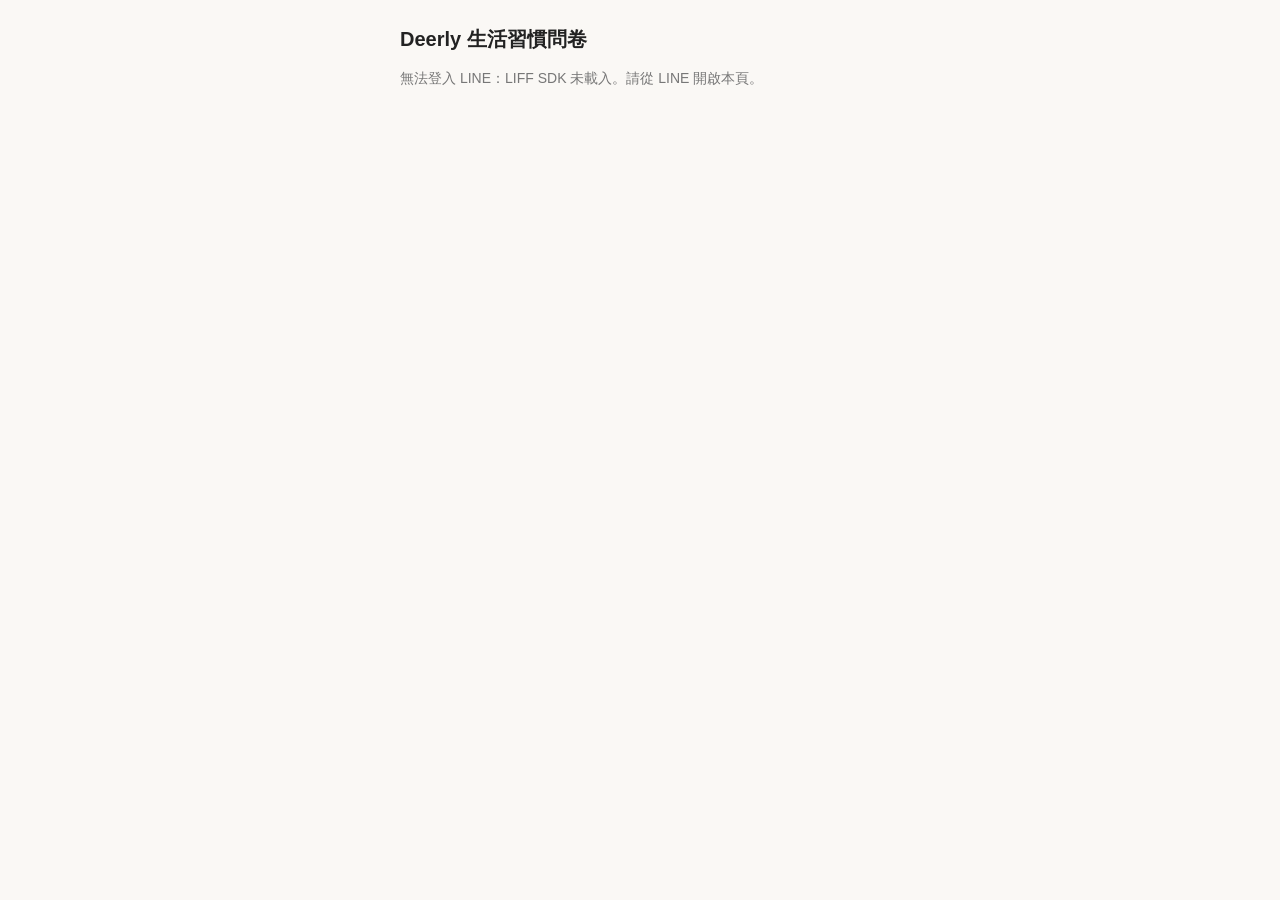
<file: quiz/index.html>
<!doctype html>
<html lang="zh-Hant">
<head>
<meta charset="utf-8">
<meta name="viewport" content="width=device-width,initial-scale=1,viewport-fit=cover">
<title>Deerly 生活習慣問卷</title>
<link rel="stylesheet" href="../engine/style.css?v=202610240651">
</head>
<body>
<h1 id="title">Deerly 生活習慣問卷</h1>
<p id="status" class="mut">載入中…</p>

<div id="consent" class="card" hidden>
  <b>開始前請先看一下</b>
  <p class="mut">（草稿，正式對外前會請專業人士審閱）</p>
  <p>接下來會問你年齡、是否懷孕或用藥、過敏、目前吃的保健食品，以及作息、飲食與運動習慣，用來整理適合你的每日保健食品組合。</p>
  <ul class="mut">
    <li>你的回答會存在我們的資料庫，只有 Deerly 負責審核配方的人看得到，不會提供給第三方。</li>
    <li>如果依你的回答我們不適合提供服務，這次的回答不會被保存。</li>
    <li>配方由固定規則整理，再由人工確認後才會通知你；這不是醫療建議，有健康疑慮請諮詢醫師。</li>
    <li>如果你也用過心率量測，量測的數字（心率與時間，沒有影像）會一起給審核者參考。</li>
    <li>你隨時可以在本頁最下方刪除你的所有資料。</li>
  </ul>
  <button id="agree" class="go">我同意，開始問卷</button>
</div>

<div id="chat"></div>
<div id="done" class="card" hidden></div>
<button id="redo" class="go" hidden>重新填寫</button>
<button id="del" class="go ghost" hidden>刪除我的所有資料</button>

<script src="https://static.line-scdn.net/liff/edge/2/sdk.js"></script>
<script type="module">
// 版本檢查：LINE 會快取舊網頁，發現有新版就帶版本號重新載入一次
const V = '202610240651';
{
  const u = new URL(location.href);
  try {
    const { v } = await fetch(`../engine/version.json`, { cache: 'no-store' }).then(r => r.json());
    if (v !== V && u.searchParams.get('_v') !== v) { u.searchParams.set('_v', v); location.replace(u); await new Promise(() => {}); }
  } catch { /* 讀不到版本檔就用目前的版本 */ }
}
const { el, runSurvey } = await import(`../engine/survey.js?v=${V}`);
const { login, call, recentScans } = await import(`../engine/api.js?v=${V}`);

const $ = id => document.getElementById(id);
const status = t => { $('status').textContent = t; };
const load = f => fetch(`../engine/data/${f}.json?v=${V}`).then(r => r.json());
const [questions, claims] = await Promise.all([load('questions'), load('claims')]);

const STATUS_TEXT = {
  needs_review: '你上次填寫的問卷已收到，我們正在整理你的組合，確認後會在 LINE 通知你。',
  returned: '我們看過你上次的回答，想再跟你確認一些細節，會透過 LINE 跟你聯絡。',
};

try {
  if (!(await login())) throw null;
  await home();
} catch (e) {
  if (e) status('無法登入 LINE：' + e.message + '。請從 LINE 開啟本頁。');
}

async function home() {
  const r = await call('mine');
  if (r.status === 401) return status('登入已過期，請關閉後重新開啟。');
  if (r.status !== 200) return status('讀取失敗（' + r.status + '），請稍後再試。');
  const { consented, pack } = r.body;
  $('del').hidden = !consented;
  if (!consented) { status(''); $('consent').hidden = false; return; }
  if (pack) return showPack(pack);
  start();
}

function showPack(pack) {
  status('');
  const d = $('done');
  d.replaceChildren();
  d.hidden = false;
  if (pack.status === 'approved') {
    d.append(el('b', '', '你的每日組合'));
    for (const it of pack.items) {
      d.append(el('div', '', `${it.name}，每天 ${it.dailyCapsules} 顆`), el('div', 'mut', it.reason));
    }
  } else {
    d.append(el('div', '', STATUS_TEXT[pack.status] || ''));
  }
  $('redo').hidden = false;
}

$('agree').onclick = async () => {
  $('agree').disabled = true;
  const r = await call('consent');
  if (r.status !== 200) { $('agree').disabled = false; return status('同意未送出（' + r.status + '），請再試一次。'); }
  $('consent').hidden = true;
  start();
};

$('redo').onclick = () => {
  $('done').hidden = true;
  $('redo').hidden = true;
  start();
};

$('del').onclick = async () => {
  if ($('del').dataset.sure !== '1') { $('del').dataset.sure = '1'; $('del').textContent = '再按一次確認刪除（無法復原）'; return; }
  const r = await call('delete');
  if (r.status !== 200) return status('刪除失敗（' + r.status + '）');
  $('chat').replaceChildren();
  $('done').hidden = $('redo').hidden = $('del').hidden = true;
  status('已刪除你的所有資料。');
};

// 問卷進行中只顯示題目；送出後回到首頁區塊顯示結果
function homeVisible(on) {
  $('title').hidden = !on;
  $('del').hidden = !on;
}

async function start() {
  status('');
  homeVisible(false);
  // 有量過心率就接著上次的結果打招呼；配方只由問卷回答決定，心率不參與
  const last = (await recentScans()).find(s => s.quality >= 0.35);
  const hello = last ? `嗨，歡迎回來。你最近一次量到的心率是 ${Math.round(last.bpm)}（${new Date(last.scanned_at).toLocaleDateString('zh-TW')}）。` : '嗨，歡迎來到 Deerly。';
  const answers = await runSurvey($('chat'), questions, claims.rejectMessages, {
    intro: hello + '接下來用幾個簡單的問題了解你的日常，大約兩分鐘。我們會依你的回答，整理適合你的每日組合。',
  });
  $('chat').replaceChildren();
  homeVisible(true);
  status('送出中…');
  const r = await call('submit', { answers, questionsVersion: questions.version });
  status('');
  const d = $('done');
  d.hidden = false;
  if (r.status === 200 && r.body.status === 'received') {
    d.replaceChildren(el('div', '', '謝謝你！我們會依你的回答整理一包，確認後在 LINE 通知你。'));
  } else if (r.status === 200 && r.body.status === 'rejected') {
    d.replaceChildren(...r.body.messages.map(m => el('div', '', m)));
  } else if (r.status === 409 && r.body?.error === 'outdated') {
    d.replaceChildren(el('div', '', '問卷剛好更新了，請把這個頁面關掉再重新打開，重填一次。不好意思！'));
  } else if (r.status === 429) {
    d.replaceChildren(el('div', '', '剛剛已經送出過了，請稍等半分鐘再試。'));
  } else if (r.status === 401) {
    d.replaceChildren(el('div', '', '登入已過期，請關閉後重新開啟再填一次。'));
  } else {
    d.replaceChildren(el('div', '', '送出失敗（' + r.status + '），請稍後再試。'));
  }
  $('redo').hidden = false;
}
</script>
</body>
</html>
</file>
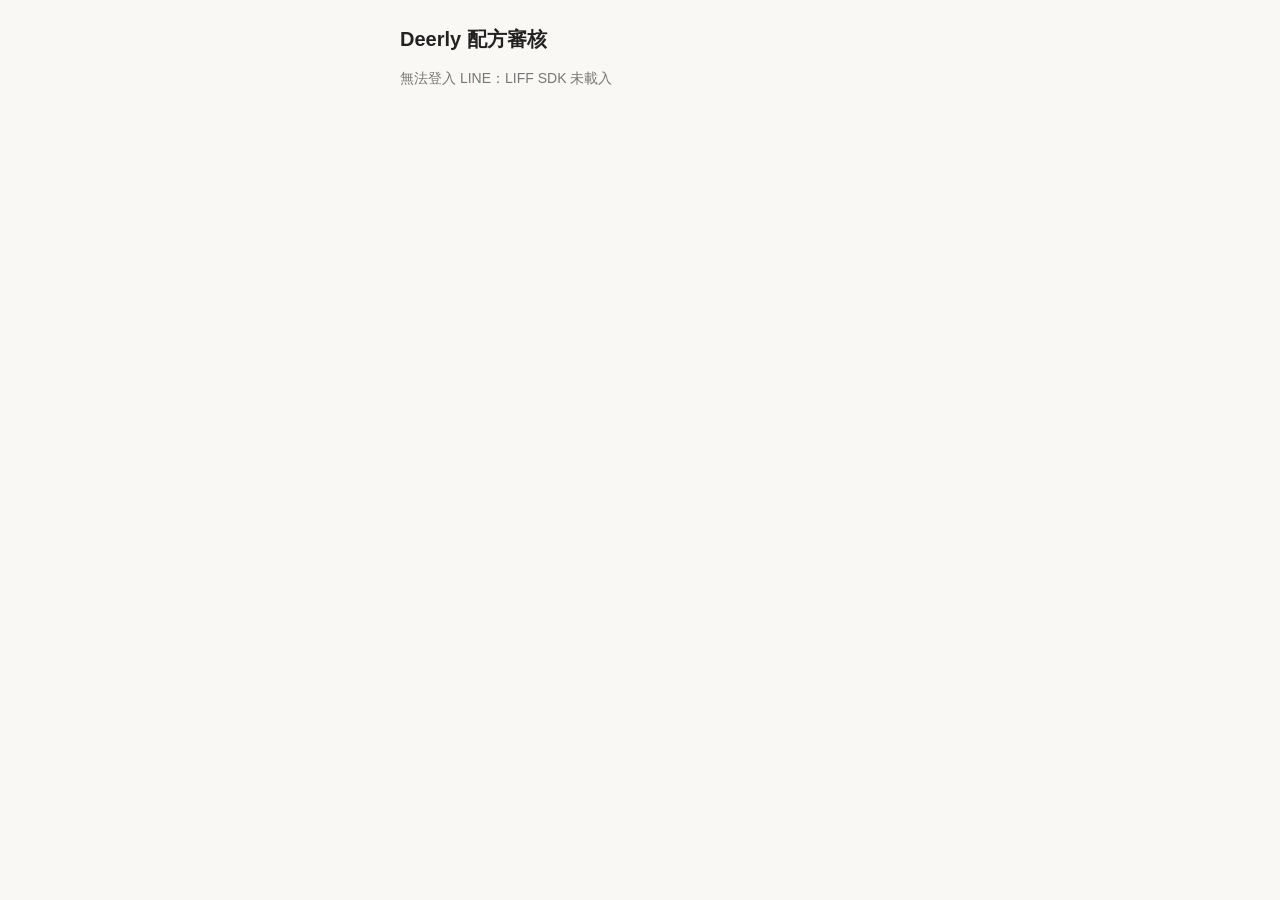
<file: review/index.html>
<!doctype html>
<html lang="zh-Hant">
<head>
<meta charset="utf-8">
<meta name="viewport" content="width=device-width,initial-scale=1,viewport-fit=cover">
<meta name="robots" content="noindex">
<title>Deerly 配方審核</title>
<link rel="stylesheet" href="../engine/style.css?v=202610240651">
<style>
  .card h2{font-size:17px;margin:0 0 6px}
  .pick{display:flex;flex-wrap:wrap;gap:4px 12px;font-size:15px;margin:6px 0}
  .pick label{display:flex;gap:4px;align-items:center}
  textarea{width:100%;box-sizing:border-box;font:inherit;font-size:14px;margin-top:6px}
  .row{display:flex;gap:8px}
  .row button{flex:1}
  details{margin-top:6px;font-size:14px}
</style>
</head>
<body>
<h1>Deerly 配方審核</h1>
<p id="status" class="mut">載入中…</p>
<div id="list"></div>
<div class="card" id="chatmenu" hidden>
  <b>LINE 聊天室問卷選單</b>
  <p class="mut">題目或選單圖更新後，按這顆重新建立聊天室的選單（約需一分鐘）。</p>
  <button id="setupMenus" class="go ghost">建立／更新聊天室選單</button>
  <div id="setupMsg" class="warn" style="white-space:pre-wrap"></div>
</div>

<script src="https://static.line-scdn.net/liff/edge/2/sdk.js"></script>
<script type="module">
// 版本檢查：LINE 會快取舊網頁，發現有新版就帶版本號重新載入一次
const V = '202610240651';
{
  const u = new URL(location.href);
  try {
    const { v } = await fetch(`../engine/version.json`, { cache: 'no-store' }).then(r => r.json());
    if (v !== V && u.searchParams.get('_v') !== v) { u.searchParams.set('_v', v); location.replace(u); await new Promise(() => {}); }
  } catch { /* 讀不到版本檔就用目前的版本 */ }
}
const { el } = await import(`../engine/survey.js?v=${V}`);
const { login, call } = await import(`../engine/api.js?v=${V}`);

const $ = id => document.getElementById(id);
const status = t => { $('status').textContent = t; };
const questions = await fetch(`../engine/data/questions.json?v=${V}`).then(r => r.json());

try {
  if (await login()) await refresh();
} catch (e) {
  status('無法登入 LINE：' + e.message);
}

async function refresh() {
  const who = await call('whoami');
  if (who.status !== 200) return status('登入失敗（' + who.status + '）');
  if (!who.body.admin) {
    status('');
    const c = el('div', 'card');
    c.append(el('div', '', '這個 LINE 帳號還不是審核者。請把下面這串 ID 設定到 Supabase 的 ADMIN_LINE_SUBS：'), el('pre', '', who.body.sub));
    $('list').replaceChildren(c);
    return;
  }
  $('chatmenu').hidden = false;
  $('setupMenus').onclick = async () => {
    $('setupMenus').disabled = true;
    $('setupMsg').textContent = '建立中，請稍候…';
    try {
      const res = await fetch('https://gokvjcwjkhhnmckbbyxl.supabase.co/functions/v1/linebot', {
        method: 'POST', headers: { 'content-type': 'application/json' },
        body: JSON.stringify({ action: 'setup', idToken: liff.getIDToken() }),
      });
      const b = await res.json().catch(() => ({}));
      $('setupMsg').textContent = res.ok ? `完成，已建立 ${b.menus.length} 個選單。` : `失敗（${res.status}）${b.detail || b.error || ''}`;
    } catch (e) { $('setupMsg').textContent = '失敗：' + e.message; }
    $('setupMenus').disabled = false;
  };
  const r = await call('review_list');
  if (r.status !== 200) return status('讀取失敗（' + r.status + '）');
  const { packs, items } = r.body;
  status(packs.length ? `待審 ${packs.length} 筆（最舊的在上面）` : '目前沒有待審的配方。');
  $('list').replaceChildren(...packs.map(p => card(p, items)));
}

// 把答案轉成看得懂的文字
function answerText(answers) {
  return questions.questions.map(q => {
    const v = answers[q.id];
    const vals = Array.isArray(v) ? v : [v];
    const labels = vals.map(x => q.options.find(o => o.value === x)?.label ?? String(x));
    return `${q.text} → ${labels.join('、')}`;
  });
}

function card(p, items) {
  const r = p.result;
  const c = el('div', 'card');
  c.append(el('h2', '', `#${p.id}　${new Date(p.created_at).toLocaleString('zh-TW')}　每天 ${r.tier} 種`));

  const sc = p.scanSummary;
  c.append(el('div', 'mut', sc ? `近 4 週心率：${sc.n} 次量測，中位數 ${sc.median}，最近一次 ${sc.lastBpm}（${new Date(sc.lastAt).toLocaleDateString('zh-TW')}）。僅供參考，不影響配方` : '近 4 週沒有心率量測'));
  for (const it of r.items) c.append(el('div', '', `${it.name}，每天 ${it.dailyCapsules} 顆`), el('div', 'mut', `${it.reason}（分數 ${it.score}）`));

  const t = el('table');
  for (const x of r.totals) {
    const tr = el('tr');
    tr.append(el('td', '', x.name), el('td', '', `${x.amount} ${x.unit || ''}${x.pct != null ? `（上限 ${x.pct}%）` : ''}`));
    t.append(tr);
  }
  const det = el('details');
  det.append(el('summary', '', '整包成分加總'), t);
  c.append(det);

  for (const w of [...r.warnings]) c.append(el('div', 'warn', w));
  if (r.skipped.length) c.append(el('div', 'mut', '跳過：' + r.skipped.map(s => `${s.name}（${s.why}）`).join('、')));

  const ans = el('details');
  ans.append(el('summary', '', '客人的回答'), ...answerText(p.intakes.answers).map(t => el('div', 'mut', t)));
  c.append(ans);

  // 手動調整品項：勾選後按「重新檢查」，由後端重算上限與能否出貨
  const pick = el('div', 'pick');
  for (const it of items.filter(i => i.enabled)) {
    const lb = el('label');
    const cb = el('input');
    cb.type = 'checkbox';
    cb.value = it.id;
    cb.checked = p.item_ids.includes(it.id);
    lb.append(cb, it.name);
    pick.append(lb);
  }
  const chosen = () => [...pick.querySelectorAll('input:checked')].map(i => i.value);
  const msg = el('div', 'warn');
  const note = el('textarea');
  note.rows = 2;
  note.placeholder = '備註（退回原因或給自己的紀錄）';
  const chk = el('button', 'go ghost', '重新檢查這組品項');
  const ok = el('button', 'go', '核准');
  const back = el('button', 'go ghost', '退回');
  const row = el('div', 'row');
  row.append(back, ok);
  c.append(el('div', 'mut', '品項（可手動調整）'), pick, chk, msg, note, row);

  const check = async () => {
    const res = await call('review_check', { itemIds: chosen() });
    if (res.status !== 200) { msg.textContent = '檢查失敗（' + res.status + '）'; return; }
    const lines = [...(res.body.testMode ? ['【測試模式】略過南都確認與藥師核定，僅供內部測試'] : []), ...res.body.errors, ...res.body.blockers];
    msg.textContent = lines.length ? lines.join('\n') : '檢查通過，可以核准。';
    msg.style.whiteSpace = 'pre-line';
    ok.disabled = res.body.blockers.length > 0;
  };
  chk.onclick = check;
  pick.onchange = () => { ok.disabled = true; msg.textContent = '品項已變更，請按「重新檢查」。'; };

  const decide = async decision => {
    ok.disabled = back.disabled = true;
    const res = await call('review_decide', { packId: p.id, decision, itemIds: chosen(), note: note.value });
    if (res.status === 200) return refresh();
    msg.textContent = res.body?.blockers ? res.body.blockers.join('\n') : '送出失敗（' + res.status + '）';
    back.disabled = false;
  };
  ok.onclick = () => decide('approve');
  back.onclick = () => decide('return');
  check();
  return c;
}
</script>
</body>
</html>
</file>
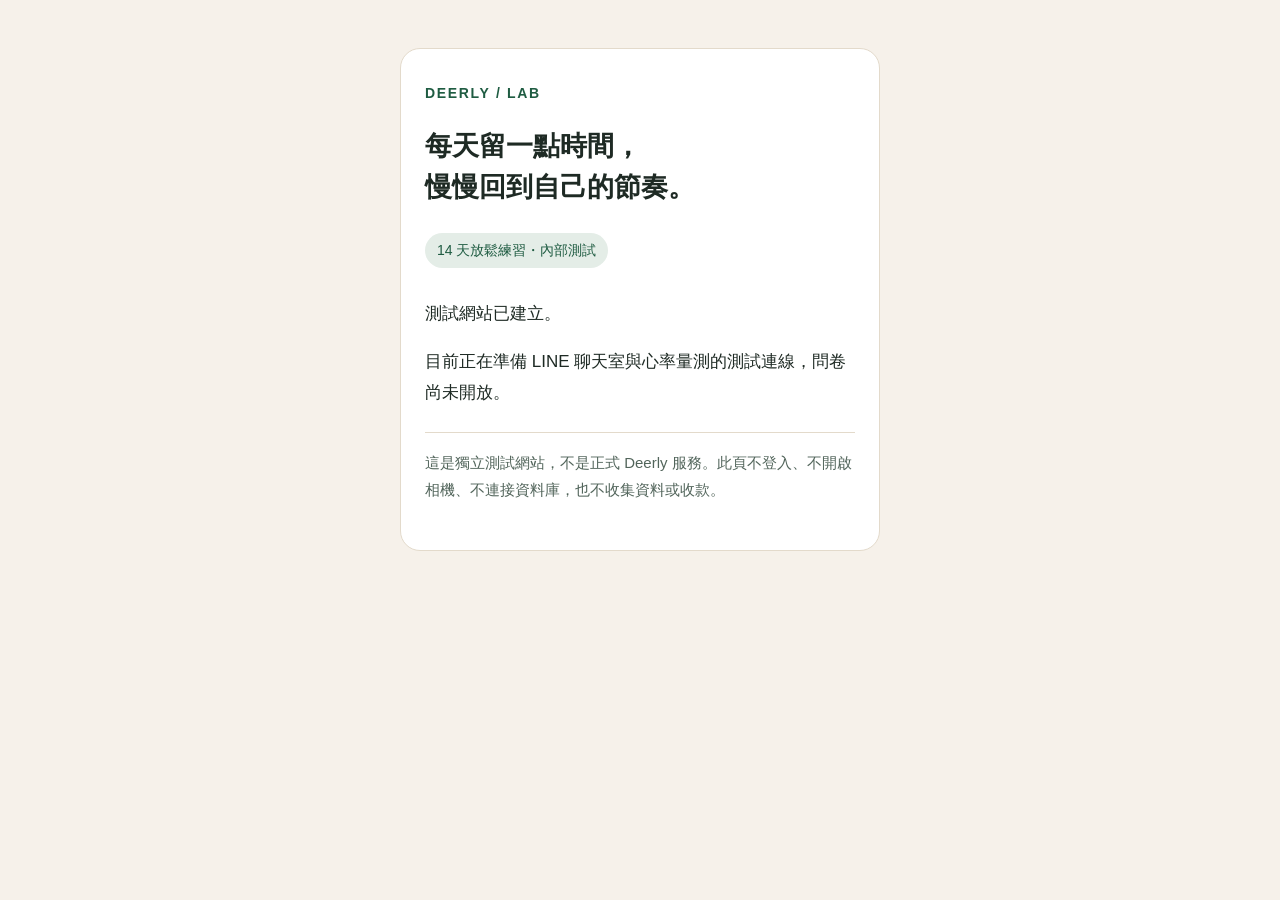
<file: pilot/isolated-test/bootstrap/index.html>
<!doctype html>
<html lang="zh-Hant">
<head>
<meta charset="utf-8">
<meta name="viewport" content="width=device-width, initial-scale=1">
<meta name="robots" content="noindex,nofollow">
<title>Deerly Pilot Test｜測試網站</title>
<style>
:root{color-scheme:light}*{box-sizing:border-box}body{margin:0;background:#F6F1EA;color:#1E2A24;font:17px/1.8 -apple-system,BlinkMacSystemFont,"Noto Sans TC",sans-serif;padding:48px 20px}main{max-width:480px;margin:auto;background:#fff;border:1px solid #E3DACB;border-radius:20px;padding:32px 24px}.brand{color:#1F5C42;letter-spacing:.12em;font-size:14px;font-weight:700}h1{font-size:27px;line-height:1.5;margin:20px 0 12px}.tag{display:inline-block;background:#E4EDE7;color:#1F5C42;padding:5px 12px;border-radius:20px;font-size:14px}.note{color:#52655B;font-size:15px;border-top:1px solid #E3DACB;padding-top:16px;margin-top:24px}
</style>
</head>
<body><main>
<div class="brand">DEERLY / LAB</div>
<h1>每天留一點時間，<br>慢慢回到自己的節奏。</h1>
<p class="tag">14 天放鬆練習・內部測試</p>
<p>測試網站已建立。</p>
<p>目前正在準備 LINE 聊天室與心率量測的測試連線，問卷尚未開放。</p>
<p class="note">這是獨立測試網站，不是正式 Deerly 服務。此頁不登入、不開啟相機、不連接資料庫，也不收集資料或收款。</p>
</main></body>
</html>
</file>
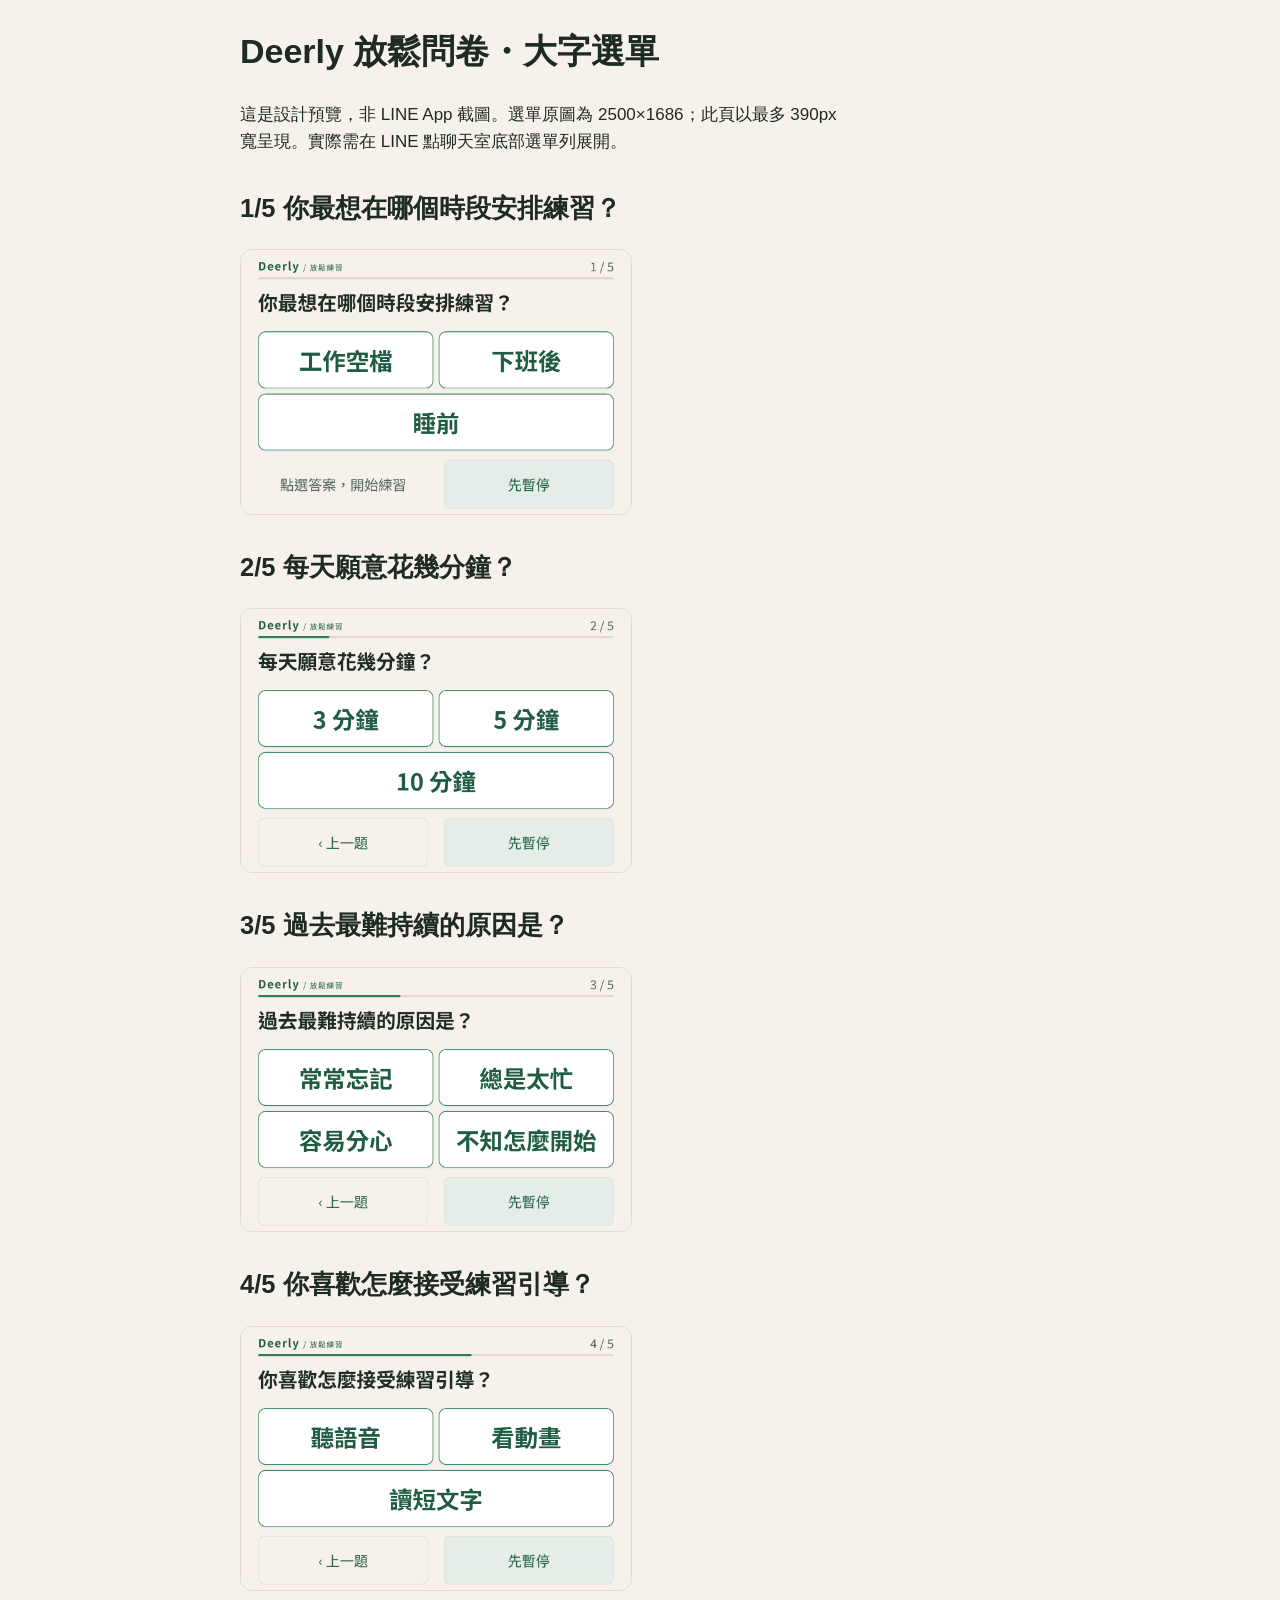
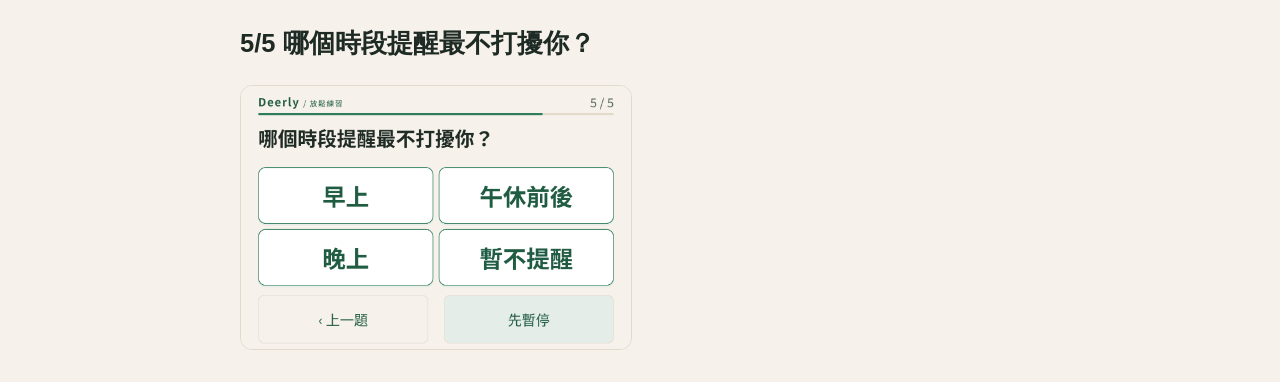
<file: pilot/relax-menus/preview.html>
<!doctype html><html lang="zh-Hant"><meta charset="utf-8"><meta name="viewport" content="width=device-width,initial-scale=1"><title>Deerly 測試問卷選單預覽</title><style>body{background:#F6F1EA;color:#1E2A24;font:17px/1.6 sans-serif;margin:24px}main{max-width:800px;margin:auto}img{display:block;width:100%;max-width:390px;border-radius:12px;border:1px solid #E3DACB}section{margin:32px 0}p{max-width:600px}</style><main><h1>Deerly 放鬆問卷・大字選單</h1><p>這是設計預覽，非 LINE App 截圖。選單原圖為 2500×1686；此頁以最多 390px 寬呈現。實際需在 LINE 點聊天室底部選單列展開。</p><section><h2>1/5 你最想在哪個時段安排練習？</h2><img src="goal.png" alt="你最想在哪個時段安排練習？：工作空檔、下班後、睡前" loading="lazy"></section><section><h2>2/5 每天願意花幾分鐘？</h2><img src="minutes.png" alt="每天願意花幾分鐘？：3 分鐘、5 分鐘、10 分鐘" loading="lazy"></section><section><h2>3/5 過去最難持續的原因是？</h2><img src="barrier.png" alt="過去最難持續的原因是？：常常忘記、總是太忙、容易分心、不知怎麼開始" loading="lazy"></section><section><h2>4/5 你喜歡怎麼接受練習引導？</h2><img src="format.png" alt="你喜歡怎麼接受練習引導？：聽語音、看動畫、讀短文字" loading="lazy"></section><section><h2>5/5 哪個時段提醒最不打擾你？</h2><img src="reminder.png" alt="哪個時段提醒最不打擾你？：早上、午休前後、晚上、暫不提醒" loading="lazy"></section></main></html>
</file>
<file: engine/style.css>
:root{--bg:#faf8f5;--fg:#222;--mut:#777;--ac:#2f7d5b;--card:#fff;--me:#dff1e7;--warn:#a15c00;--line:#e3ded6}
@media (prefers-color-scheme:dark){:root{--bg:#161616;--fg:#eee;--mut:#999;--ac:#5cc79a;--card:#222;--me:#1f3a2c;--warn:#f0a948;--line:#3a3a3a}}
body{margin:0;padding:16px;background:var(--bg);color:var(--fg);font:16px/1.5 -apple-system,"Noto Sans TC",sans-serif;max-width:480px;margin:auto}
h1{font-size:20px;margin:8px 0}
.mut{color:var(--mut);font-size:14px}
.bot,.me{padding:10px 12px;border-radius:14px;margin:8px 0;max-width:85%}
.bot{background:var(--card)}
.me{background:var(--me);margin-left:auto;text-align:right}
.opts{display:flex;flex-wrap:wrap;gap:8px;margin:8px 0}
.opts button{padding:10px 14px;font-size:15px;border:1px solid var(--ac);border-radius:20px;background:none;color:var(--ac)}
.opts button.on{background:var(--ac);color:#fff}
button.go{width:100%;padding:12px;margin-top:4px;font-size:16px;border:0;border-radius:10px;background:var(--ac);color:#fff}
button.go:disabled{opacity:.4}
button.ghost{background:none;color:var(--mut);border:1px solid var(--mut)}
.card{background:var(--card);border-radius:10px;padding:12px;margin-top:10px}
.warn{color:var(--warn);font-size:14px}
table{width:100%;border-collapse:collapse;font-size:14px}
td{padding:3px 0}
td:last-child{text-align:right}
[hidden]{display:none!important}

/* 一次一題的問卷 */
.screen{padding-bottom:110px;animation:in .2s ease-out}
@keyframes in{from{opacity:0;transform:translateY(8px)}to{opacity:1;transform:none}}
.top{display:flex;align-items:center;justify-content:space-between;flex-wrap:wrap;min-height:40px}
.top .back{background:none;border:0;color:var(--ac);font-size:16px;padding:8px 8px 8px 0}
.top .back[hidden]{display:block!important;visibility:hidden}
.top .count{color:var(--mut);font-size:16px}
.bar{flex-basis:100%;height:4px;border-radius:2px;background:var(--line);overflow:hidden;margin-top:4px}
.bar div{height:100%;background:var(--ac);transition:width .25s}
.ask{margin:24px 0 18px}
.who{color:var(--mut);font-size:15px;margin-bottom:4px}
.qtext{font-size:25px;line-height:1.45;font-weight:600}
.choices{display:flex;flex-direction:column;gap:10px}
.choices.locked{pointer-events:none}
.choice{display:block;width:100%;text-align:left;padding:18px 18px;font-size:20px;line-height:1.4;border:1.5px solid var(--line);border-radius:12px;background:var(--card);color:var(--fg)}
.choice.on{border-color:var(--ac);background:var(--me)}
.choice.multi{padding-left:46px;position:relative}
.choice.multi::before{content:"";position:absolute;left:16px;top:50%;width:18px;height:18px;margin-top:-10px;border:1.5px solid var(--mut);border-radius:5px}
.choice.multi.on::before{border-color:var(--ac);background:var(--ac);box-shadow:inset 0 0 0 3px var(--card)}
.dock{position:fixed;left:0;right:0;bottom:0;padding:12px 16px calc(12px + env(safe-area-inset-bottom));background:linear-gradient(transparent,var(--bg) 30%)}
.dock .go{display:block;max-width:448px;margin:0 auto;padding:17px;font-size:20px}
.summary{display:flex;flex-direction:column;background:var(--card);border-radius:12px;overflow:hidden}
.srow{display:flex;justify-content:space-between;gap:12px;text-align:left;padding:14px 14px;border:0;border-bottom:1px solid var(--line);background:none;color:var(--fg);font-size:17px}
.srow:last-child{border-bottom:0}
.sq{color:var(--mut);flex-shrink:0}
.sa{text-align:right}
</file>
